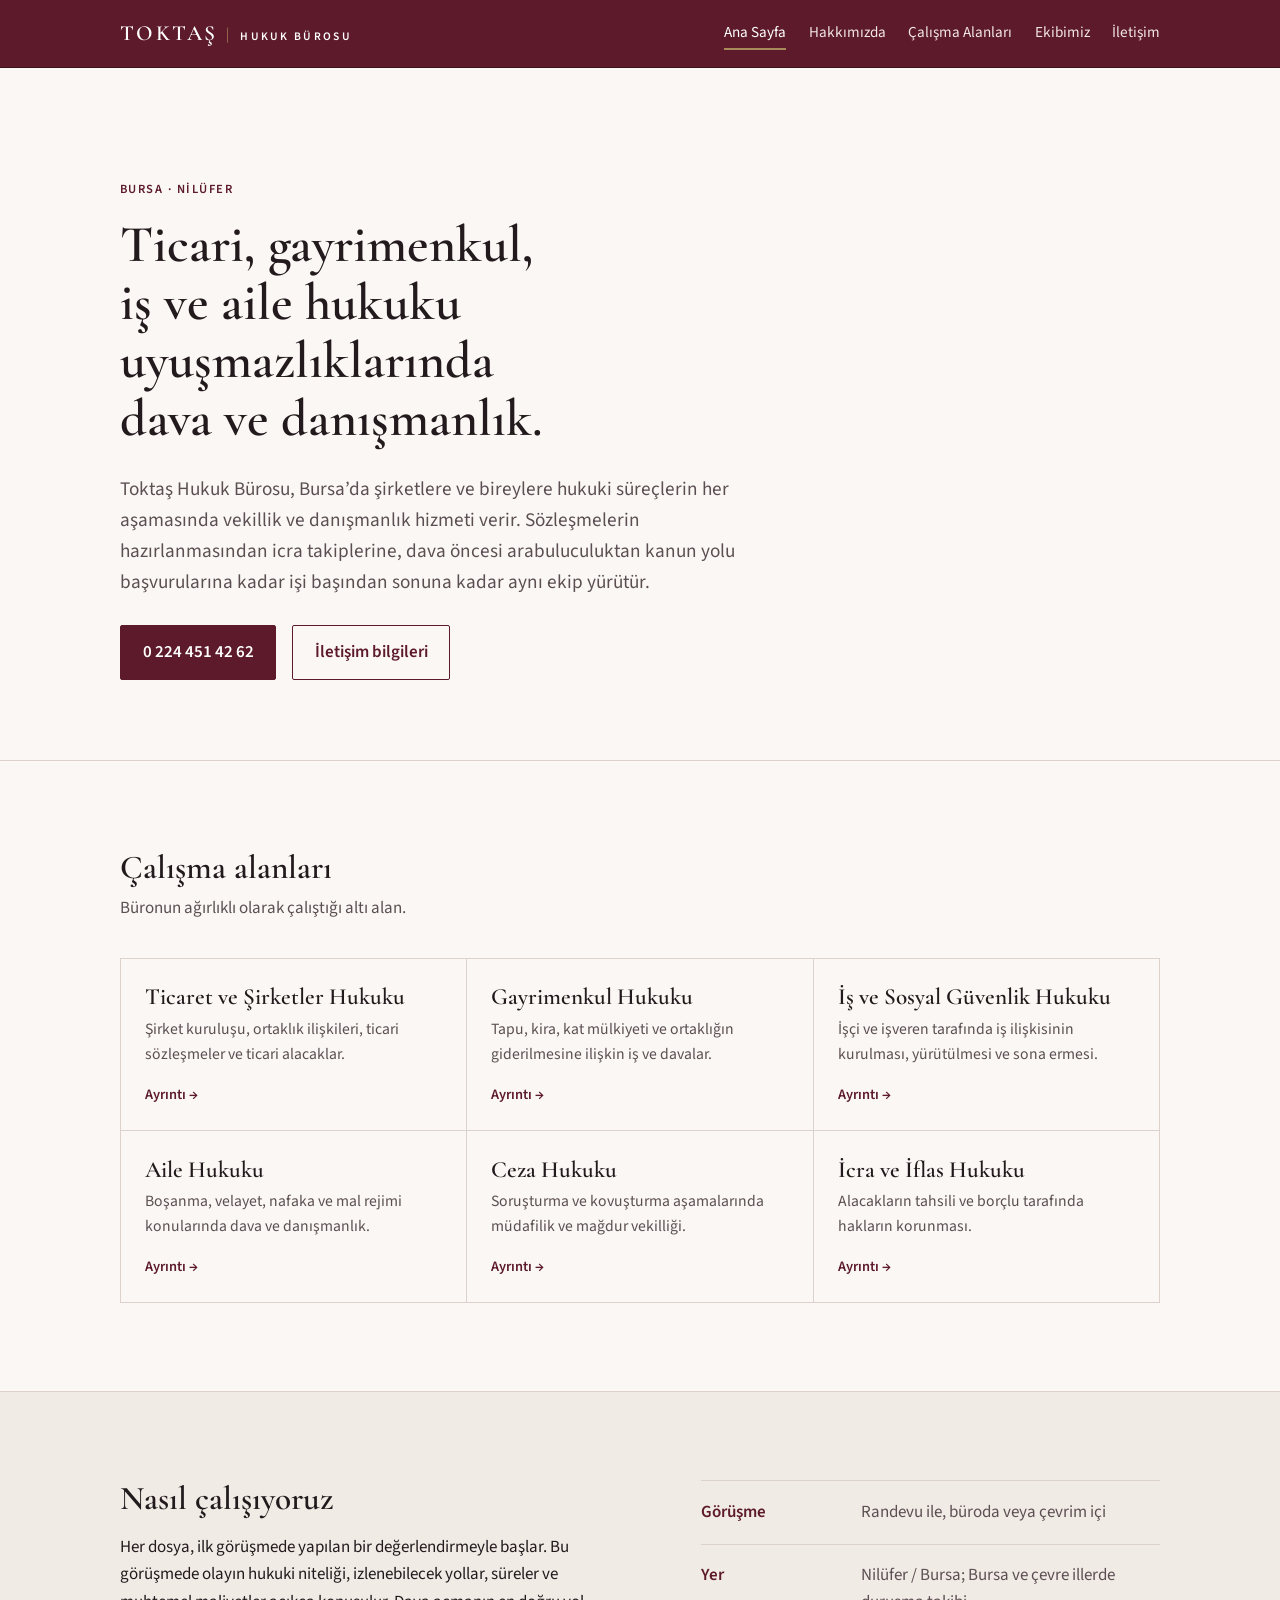
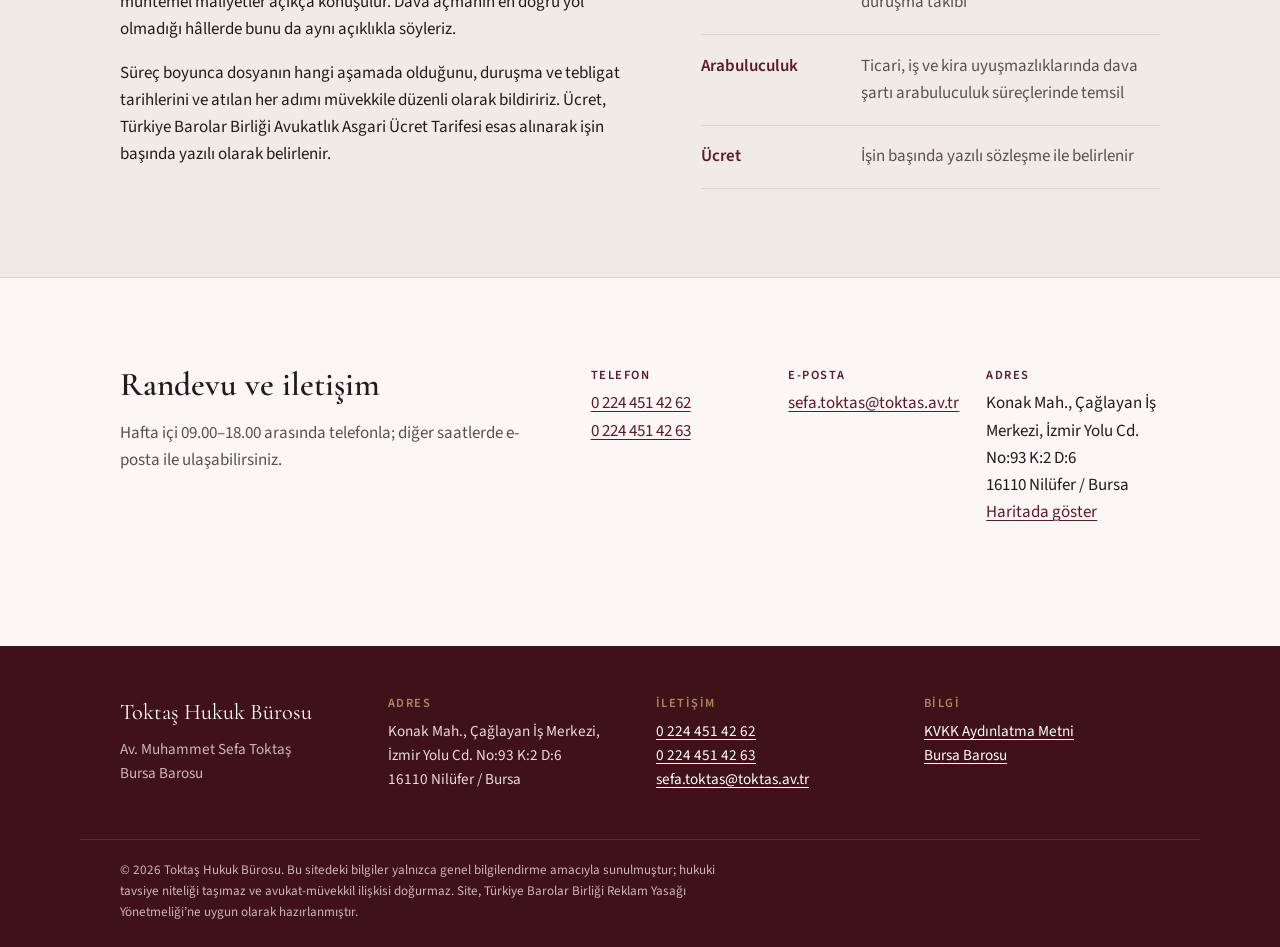
<file: index.html>
<!DOCTYPE html>
<html lang="tr">
<head>
<meta charset="utf-8">
<meta name="viewport" content="width=device-width, initial-scale=1">
<title>Toktaş Hukuk Bürosu | Bursa</title>
<meta name="description" content="Toktaş Hukuk Bürosu, Bursa Nilüfer’de ticaret, gayrimenkul, iş, aile, ceza ve icra-iflas hukuku alanlarında dava ve danışmanlık hizmeti verir.">
<link rel="canonical" href="https://toktas.av.tr/">
<meta property="og:locale" content="tr_TR">
<meta property="og:site_name" content="Toktaş Hukuk Bürosu">
<meta property="og:title" content="Toktaş Hukuk Bürosu | Bursa">
<meta property="og:description" content="Toktaş Hukuk Bürosu, Bursa Nilüfer’de ticaret, gayrimenkul, iş, aile, ceza ve icra-iflas hukuku alanlarında dava ve danışmanlık hizmeti verir.">
<meta property="og:url" content="https://toktas.av.tr/">
<meta property="og:type" content="website">
<meta name="theme-color" content="#5c1a2a">
<link rel="icon" href="favicon.svg" type="image/svg+xml">
<link rel="preconnect" href="https://fonts.googleapis.com">
<link rel="preconnect" href="https://fonts.gstatic.com" crossorigin>
<link rel="stylesheet" href="https://fonts.googleapis.com/css2?family=Cormorant+Garamond:ital,wght@0,500;0,600;1,500&family=Source+Sans+3:ital,wght@0,400;0,600;1,400&display=swap">
<link rel="stylesheet" href="style.css">

</head>
<body>
<a class="skip" href="#icerik">İçeriğe geç</a>
<header class="site-header">
  <div class="wrap bar">
    <a class="brand" href="index.html" aria-label="Toktaş Hukuk Bürosu ana sayfa">
      <span class="brand-name">TOKTAŞ</span><span class="brand-sep" aria-hidden="true">|</span><span class="brand-sub">HUKUK BÜROSU</span>
    </a>
    <nav class="nav" aria-label="Ana menü"><a href="index.html" aria-current="page">Ana Sayfa</a><a href="hakkimizda.html">Hakkımızda</a><a href="calisma-alanlari.html">Çalışma Alanları</a><a href="ekibimiz.html">Ekibimiz</a><a href="iletisim.html">İletişim</a></nav>
  </div>
</header>
<main id="icerik">

<section class="hero">
  <div class="wrap">
    <p class="eyebrow">Bursa · Nilüfer</p>
    <h1>Ticari, gayrimenkul, iş ve aile hukuku uyuşmazlıklarında dava ve danışmanlık.</h1>
    <p class="lede">Toktaş Hukuk Bürosu, Bursa’da şirketlere ve bireylere hukuki süreçlerin her aşamasında vekillik ve danışmanlık hizmeti verir. Sözleşmelerin hazırlanmasından icra takiplerine, dava öncesi arabuluculuktan kanun yolu başvurularına kadar işi başından sonuna kadar aynı ekip yürütür.</p>
    <div class="cta-row">
      <a class="btn btn-primary" href="tel:+902244514262">0 224 451 42 62</a>
      <a class="btn btn-ghost" href="iletisim.html">İletişim bilgileri</a>
    </div>
  </div>
</section>

<section class="section">
  <div class="wrap">
    <div class="section-head">
      <h2>Çalışma alanları</h2>
      <p class="muted">Büronun ağırlıklı olarak çalıştığı altı alan.</p>
    </div>
    <div class="area-grid">
      <a class="area" href="calisma-alanlari.html#ticaret-hukuku">
        <h3>Ticaret ve Şirketler Hukuku</h3>
        <p>Şirket kuruluşu, ortaklık ilişkileri, ticari sözleşmeler ve ticari alacaklar.</p>
        <span class="more">Ayrıntı <span aria-hidden="true">→</span></span>
      </a>
      <a class="area" href="calisma-alanlari.html#gayrimenkul-hukuku">
        <h3>Gayrimenkul Hukuku</h3>
        <p>Tapu, kira, kat mülkiyeti ve ortaklığın giderilmesine ilişkin iş ve davalar.</p>
        <span class="more">Ayrıntı <span aria-hidden="true">→</span></span>
      </a>
      <a class="area" href="calisma-alanlari.html#is-hukuku">
        <h3>İş ve Sosyal Güvenlik Hukuku</h3>
        <p>İşçi ve işveren tarafında iş ilişkisinin kurulması, yürütülmesi ve sona ermesi.</p>
        <span class="more">Ayrıntı <span aria-hidden="true">→</span></span>
      </a>
      <a class="area" href="calisma-alanlari.html#aile-hukuku">
        <h3>Aile Hukuku</h3>
        <p>Boşanma, velayet, nafaka ve mal rejimi konularında dava ve danışmanlık.</p>
        <span class="more">Ayrıntı <span aria-hidden="true">→</span></span>
      </a>
      <a class="area" href="calisma-alanlari.html#ceza-hukuku">
        <h3>Ceza Hukuku</h3>
        <p>Soruşturma ve kovuşturma aşamalarında müdafilik ve mağdur vekilliği.</p>
        <span class="more">Ayrıntı <span aria-hidden="true">→</span></span>
      </a>
      <a class="area" href="calisma-alanlari.html#icra-iflas-hukuku">
        <h3>İcra ve İflas Hukuku</h3>
        <p>Alacakların tahsili ve borçlu tarafında hakların korunması.</p>
        <span class="more">Ayrıntı <span aria-hidden="true">→</span></span>
      </a></div>
  </div>
</section>

<section class="section section-tint">
  <div class="wrap two-col">
    <div>
      <h2>Nasıl çalışıyoruz</h2>
      <p>Her dosya, ilk görüşmede yapılan bir değerlendirmeyle başlar. Bu görüşmede olayın hukuki niteliği, izlenebilecek yollar, süreler ve muhtemel maliyetler açıkça konuşulur. Dava açmanın en doğru yol olmadığı hâllerde bunu da aynı açıklıkla söyleriz.</p>
      <p>Süreç boyunca dosyanın hangi aşamada olduğunu, duruşma ve tebligat tarihlerini ve atılan her adımı müvekkile düzenli olarak bildiririz. Ücret, Türkiye Barolar Birliği Avukatlık Asgari Ücret Tarifesi esas alınarak işin başında yazılı olarak belirlenir.</p>
    </div>
    <dl class="facts">
      <div><dt>Görüşme</dt><dd>Randevu ile, büroda veya çevrim içi</dd></div>
      <div><dt>Yer</dt><dd>Nilüfer / Bursa; Bursa ve çevre illerde duruşma takibi</dd></div>
      <div><dt>Arabuluculuk</dt><dd>Ticari, iş ve kira uyuşmazlıklarında dava şartı arabuluculuk süreçlerinde temsil</dd></div>
      <div><dt>Ücret</dt><dd>İşin başında yazılı sözleşme ile belirlenir</dd></div>
    </dl>
  </div>
</section>

<section class="section">
  <div class="wrap contact-strip">
    <div>
      <h2>Randevu ve iletişim</h2>
      <p class="muted">Hafta içi 09.00–18.00 arasında telefonla; diğer saatlerde e-posta ile ulaşabilirsiniz.</p>
    </div>
    <div class="contact-cols">
      <p><span class="label">Telefon</span><a href="tel:+902244514262">0 224 451 42 62</a><a href="tel:+902244514263">0 224 451 42 63</a></p>
      <p><span class="label">E-posta</span><a href="mailto:sefa.toktas@toktas.av.tr">sefa.toktas@toktas.av.tr</a></p>
      <p><span class="label">Adres</span>Konak Mah., Çağlayan İş Merkezi, İzmir Yolu Cd. No:93 K:2 D:6<br>16110 Nilüfer / Bursa<br><a href="https://www.google.com/maps/search/?api=1&query=Çağlayan+İş+Merkezi+İzmir+Yolu+Cd.+No:93+Nilüfer+Bursa" target="_blank" rel="noopener">Haritada göster</a></p>
    </div>
  </div>
</section>
</main>
<footer class="site-footer">
  <div class="wrap foot-grid">
    <div>
      <p class="foot-brand">Toktaş Hukuk Bürosu</p>
      <p class="muted">Av. Muhammet Sefa Toktaş<br>Bursa Barosu</p>
    </div>
    <div>
      <p class="label">Adres</p>
      <p>Konak Mah., Çağlayan İş Merkezi, İzmir Yolu Cd. No:93 K:2 D:6<br>16110 Nilüfer / Bursa</p>
    </div>
    <div>
      <p class="label">İletişim</p>
      <p><a href="tel:+902244514262">0 224 451 42 62</a><br><a href="tel:+902244514263">0 224 451 42 63</a><br><a href="mailto:sefa.toktas@toktas.av.tr">sefa.toktas@toktas.av.tr</a></p>
    </div>
    <div>
      <p class="label">Bilgi</p>
      <p><a href="kvkk.html">KVKK Aydınlatma Metni</a><br><a href="https://www.bursabarosu.org.tr" rel="noopener" target="_blank">Bursa Barosu</a></p>
    </div>
  </div>
  <div class="wrap foot-note">
    <p>© 2026 Toktaş Hukuk Bürosu. Bu sitedeki bilgiler yalnızca genel bilgilendirme amacıyla sunulmuştur; hukuki tavsiye niteliği taşımaz ve avukat-müvekkil ilişkisi doğurmaz. Site, Türkiye Barolar Birliği Reklam Yasağı Yönetmeliği’ne uygun olarak hazırlanmıştır.</p>
  </div>
</footer>
</body>
</html>
</file>
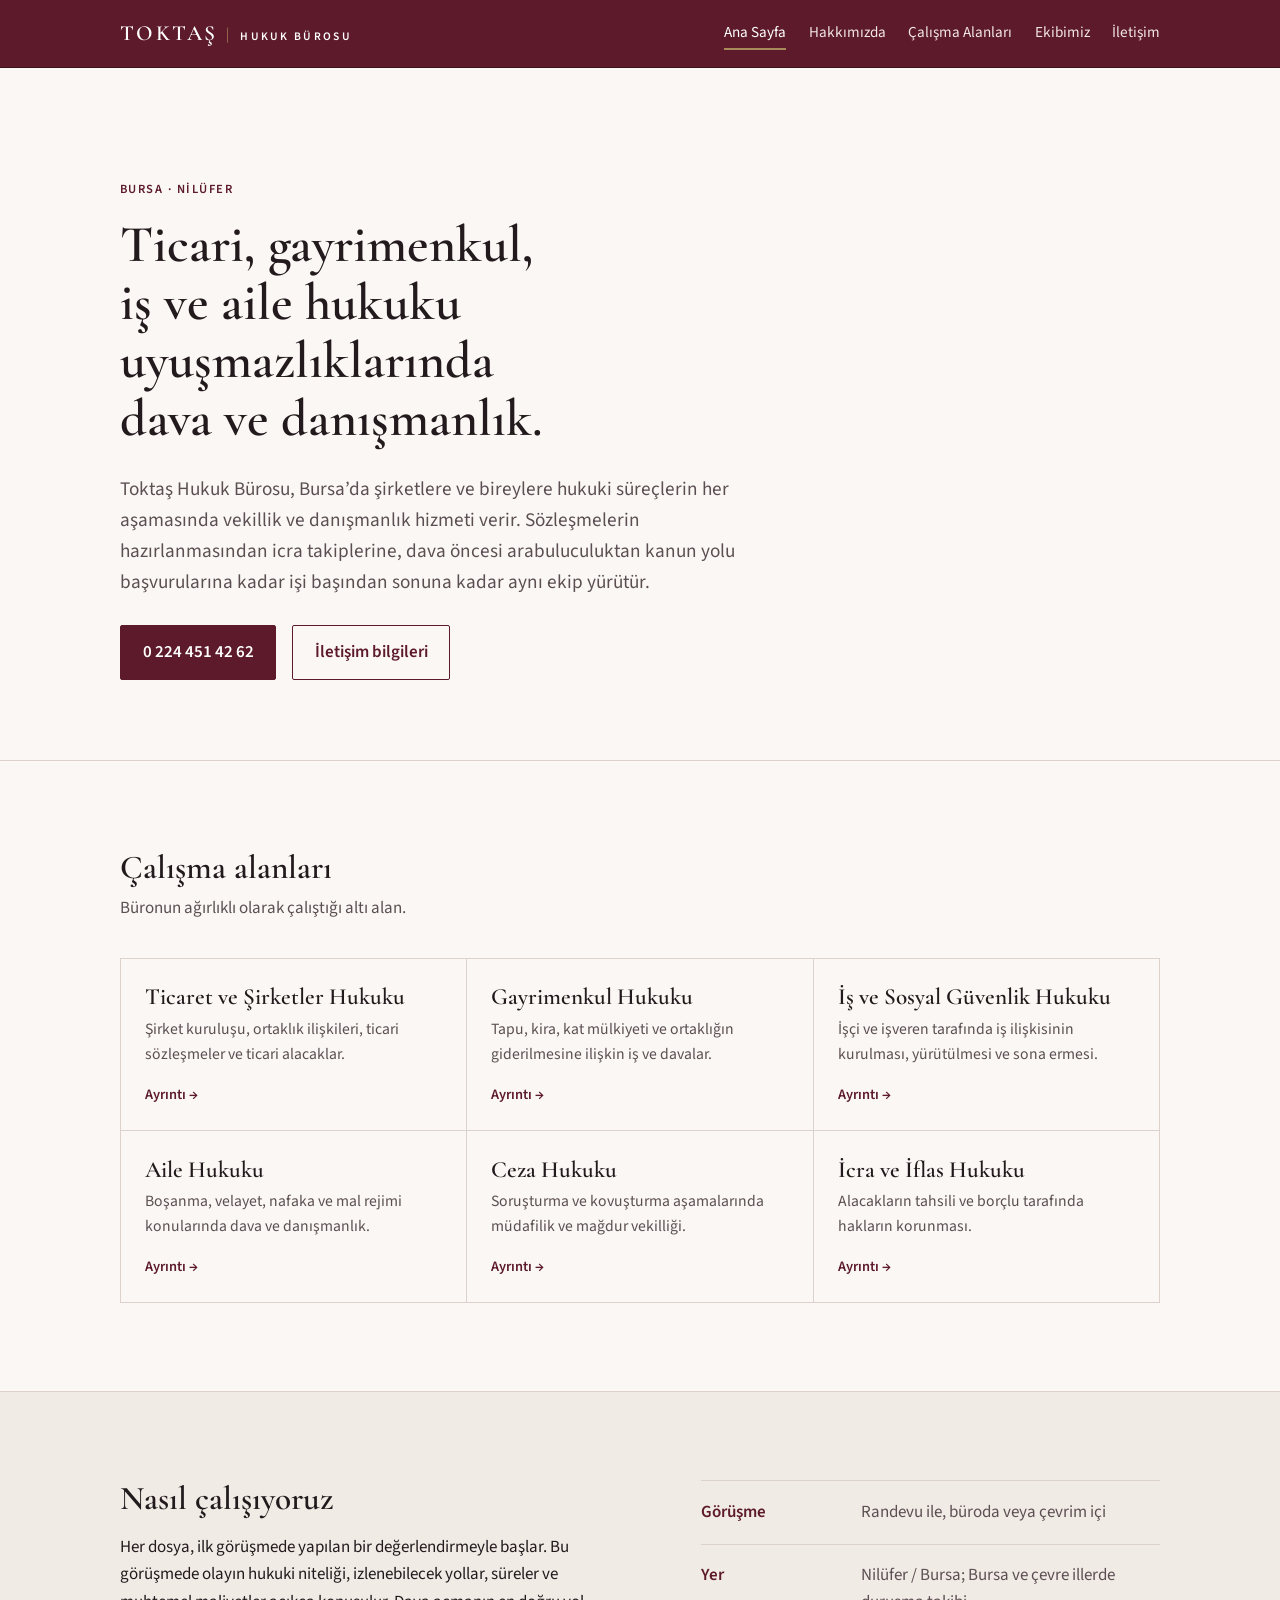
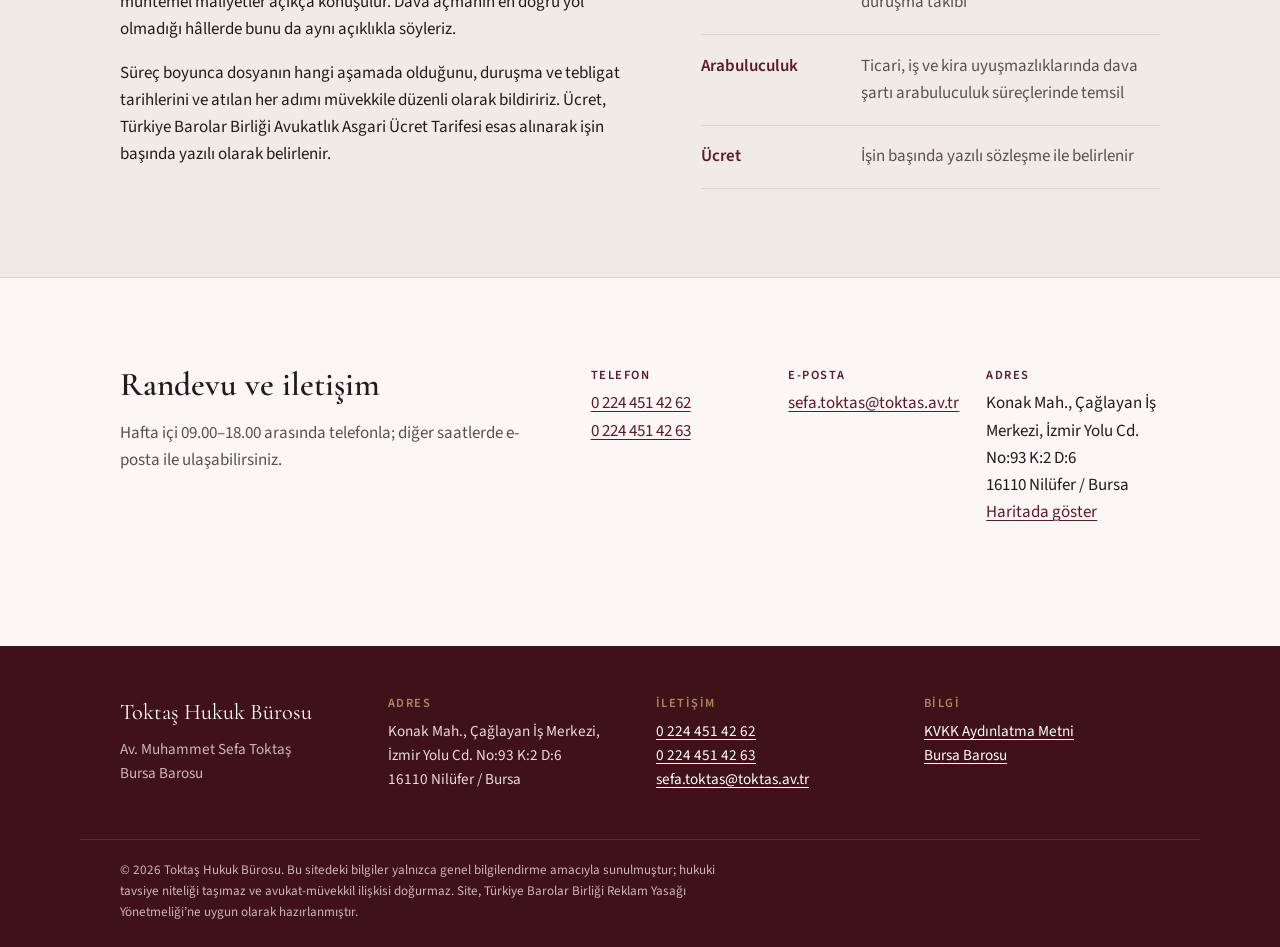
<file: blog/index.html>
<!doctype html><html lang="tr"><head><meta charset="utf-8"><meta http-equiv="refresh" content="0; url=/"><link rel="canonical" href="https://toktas.av.tr/"><title>Yönlendiriliyor</title></head><body><a href="/">Yeni adrese gidin</a></body></html>
</file>
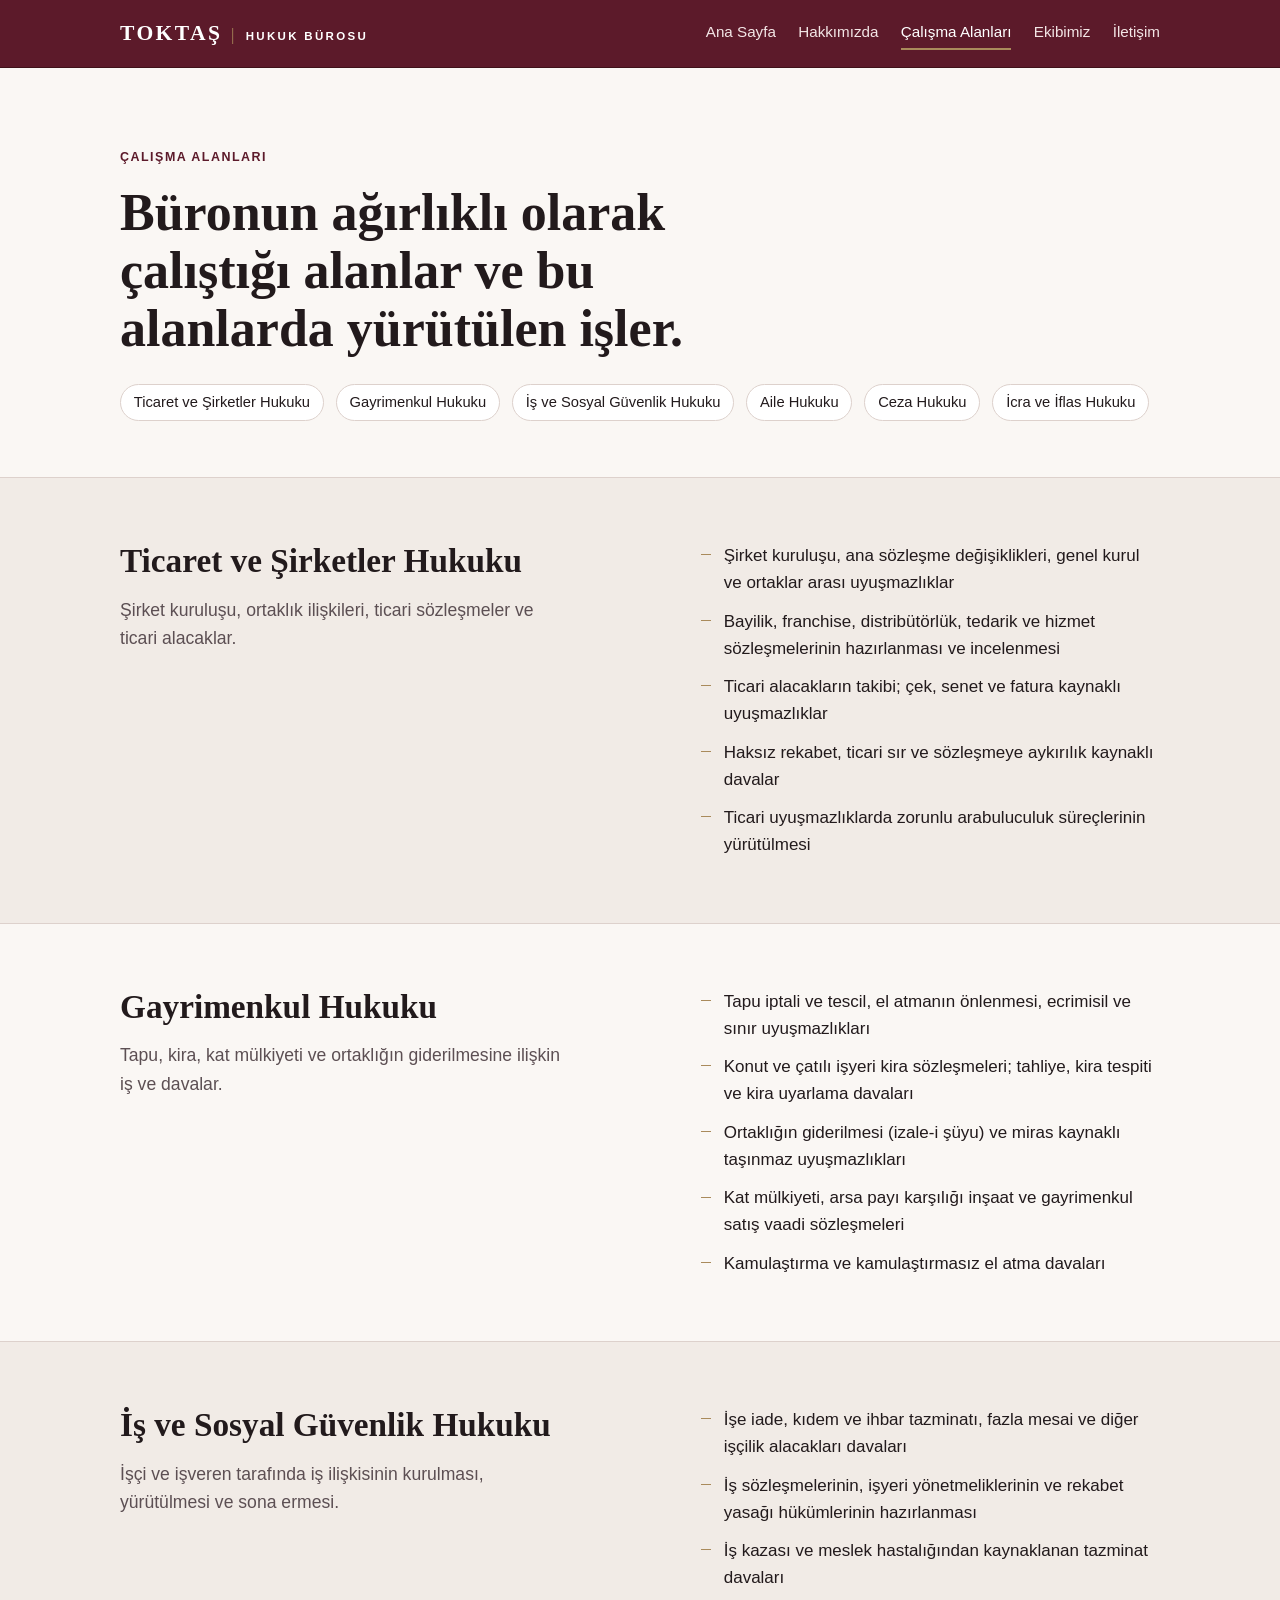
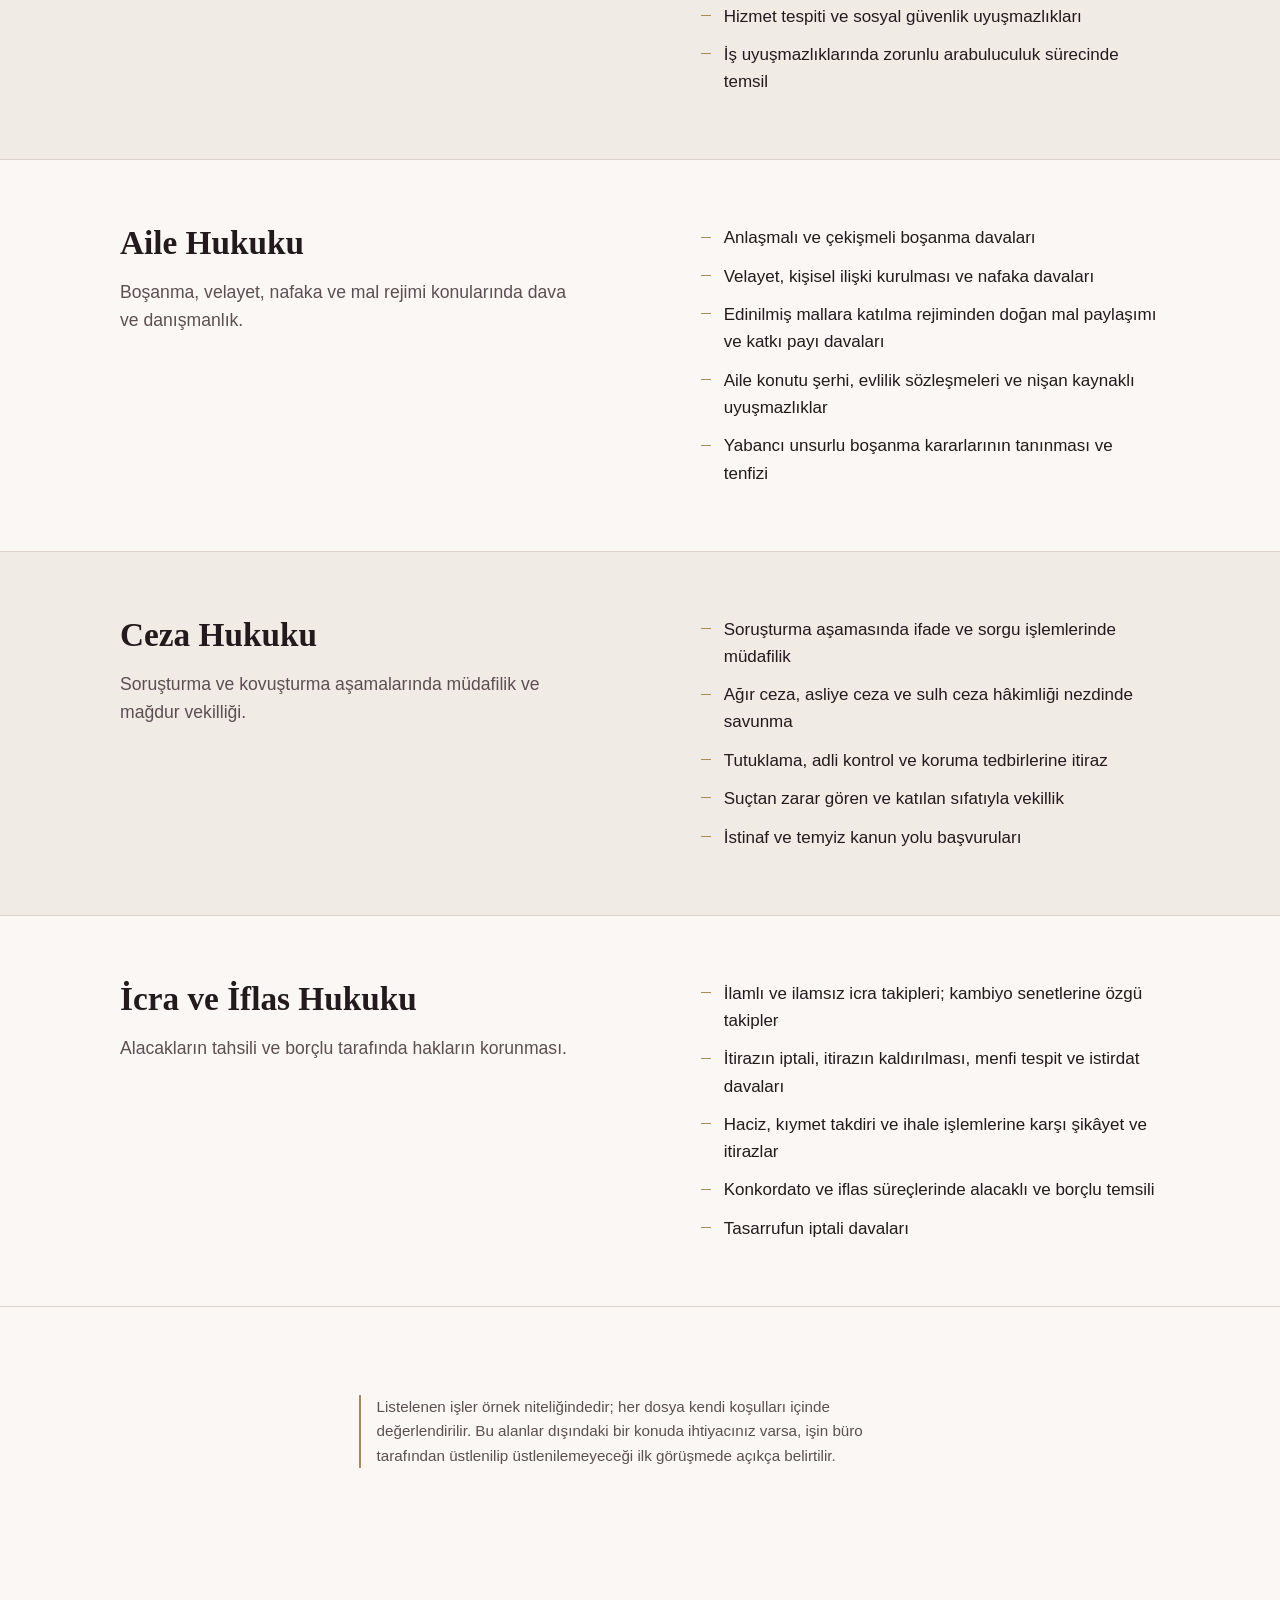
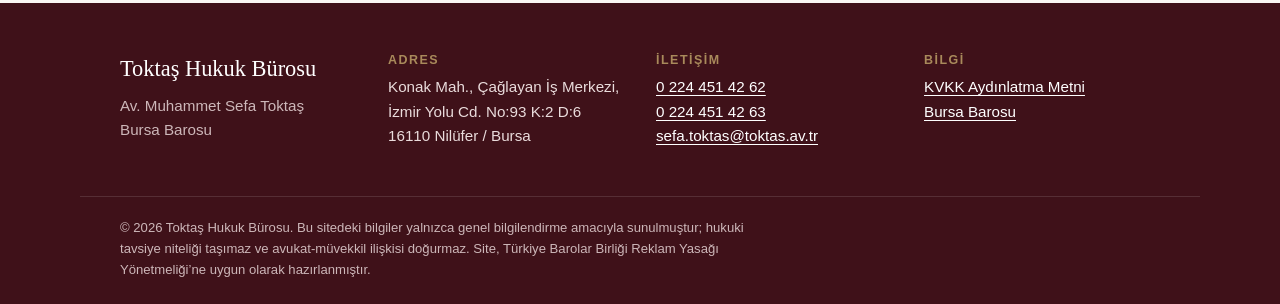
<file: calisma-alanlarimiz/index.html>
<!doctype html><html lang="tr"><head><meta charset="utf-8"><meta http-equiv="refresh" content="0; url=/calisma-alanlari.html"><link rel="canonical" href="https://toktas.av.tr/calisma-alanlari.html"><title>Yönlendiriliyor</title></head><body><a href="/calisma-alanlari.html">Yeni adrese gidin</a></body></html>
</file>
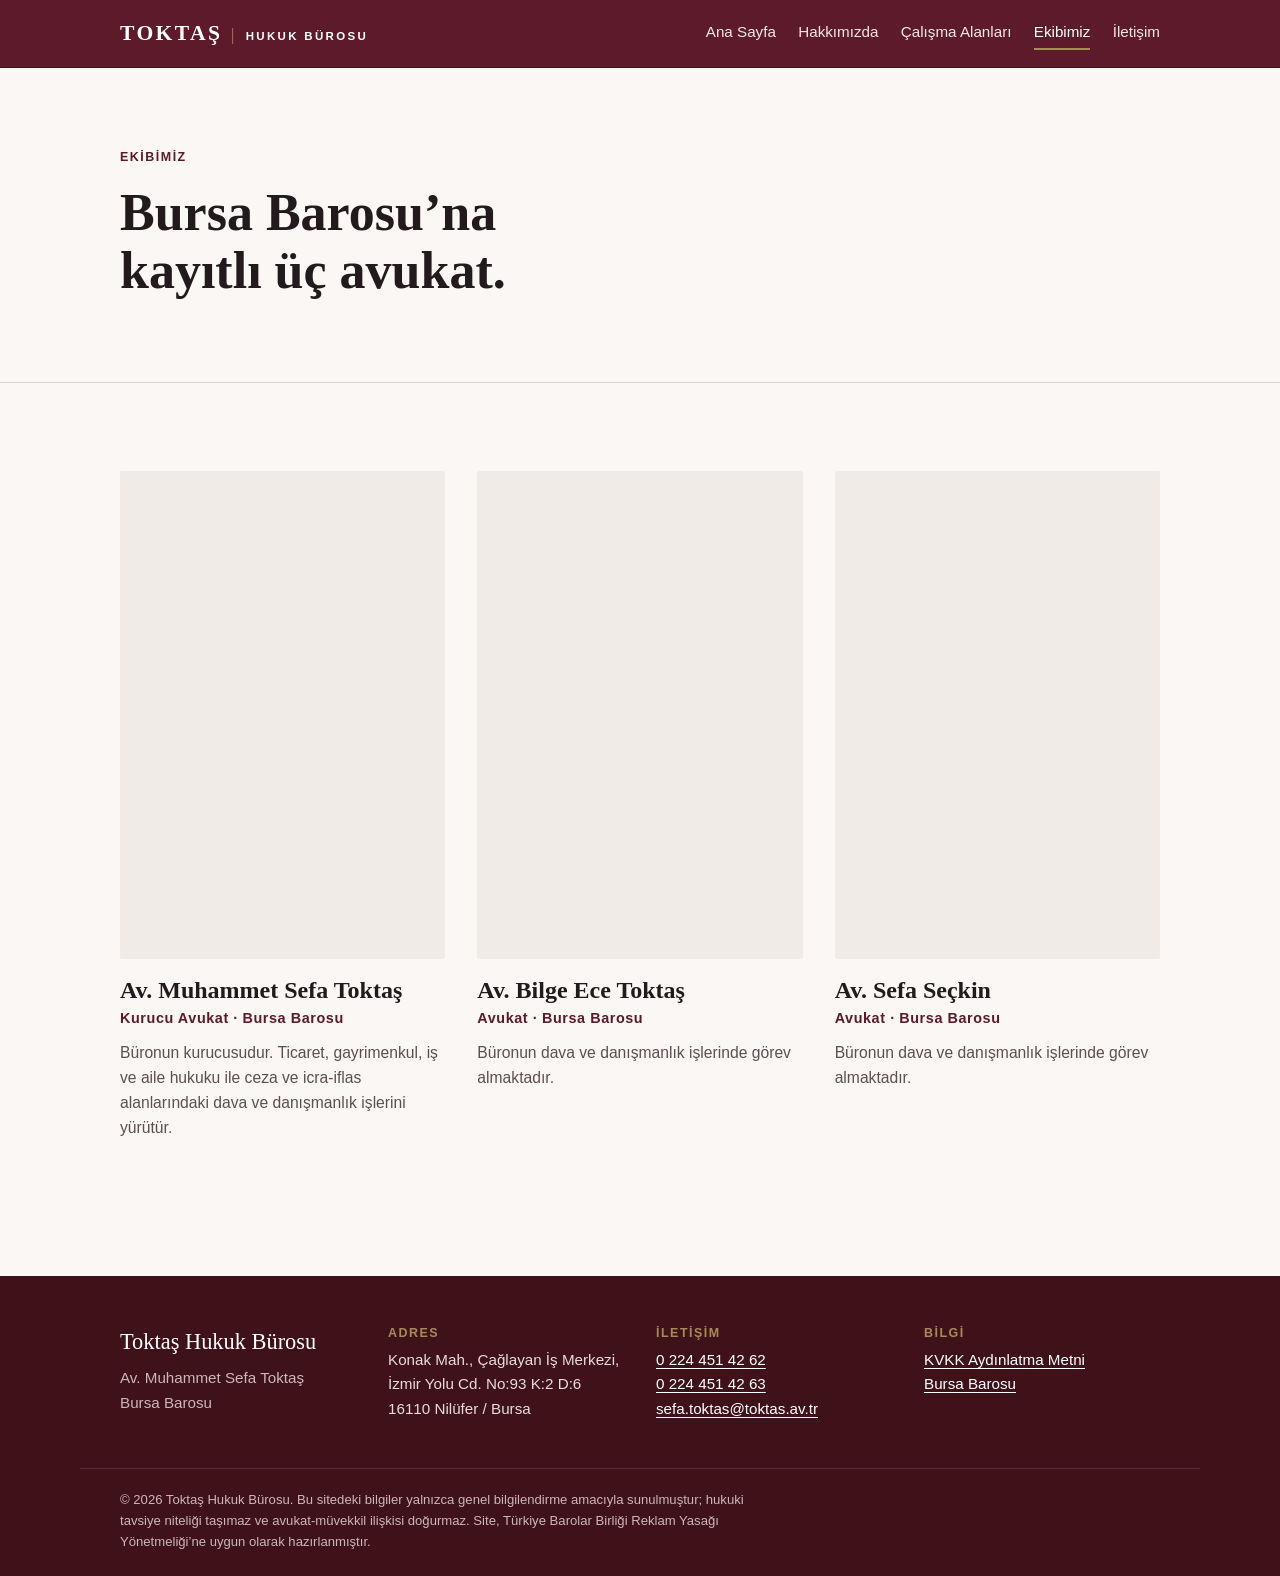
<file: ekibimiz/index.html>
<!doctype html><html lang="tr"><head><meta charset="utf-8"><meta http-equiv="refresh" content="0; url=/ekibimiz.html"><link rel="canonical" href="https://toktas.av.tr/ekibimiz.html"><title>Yönlendiriliyor</title></head><body><a href="/ekibimiz.html">Yeni adrese gidin</a></body></html>
</file>
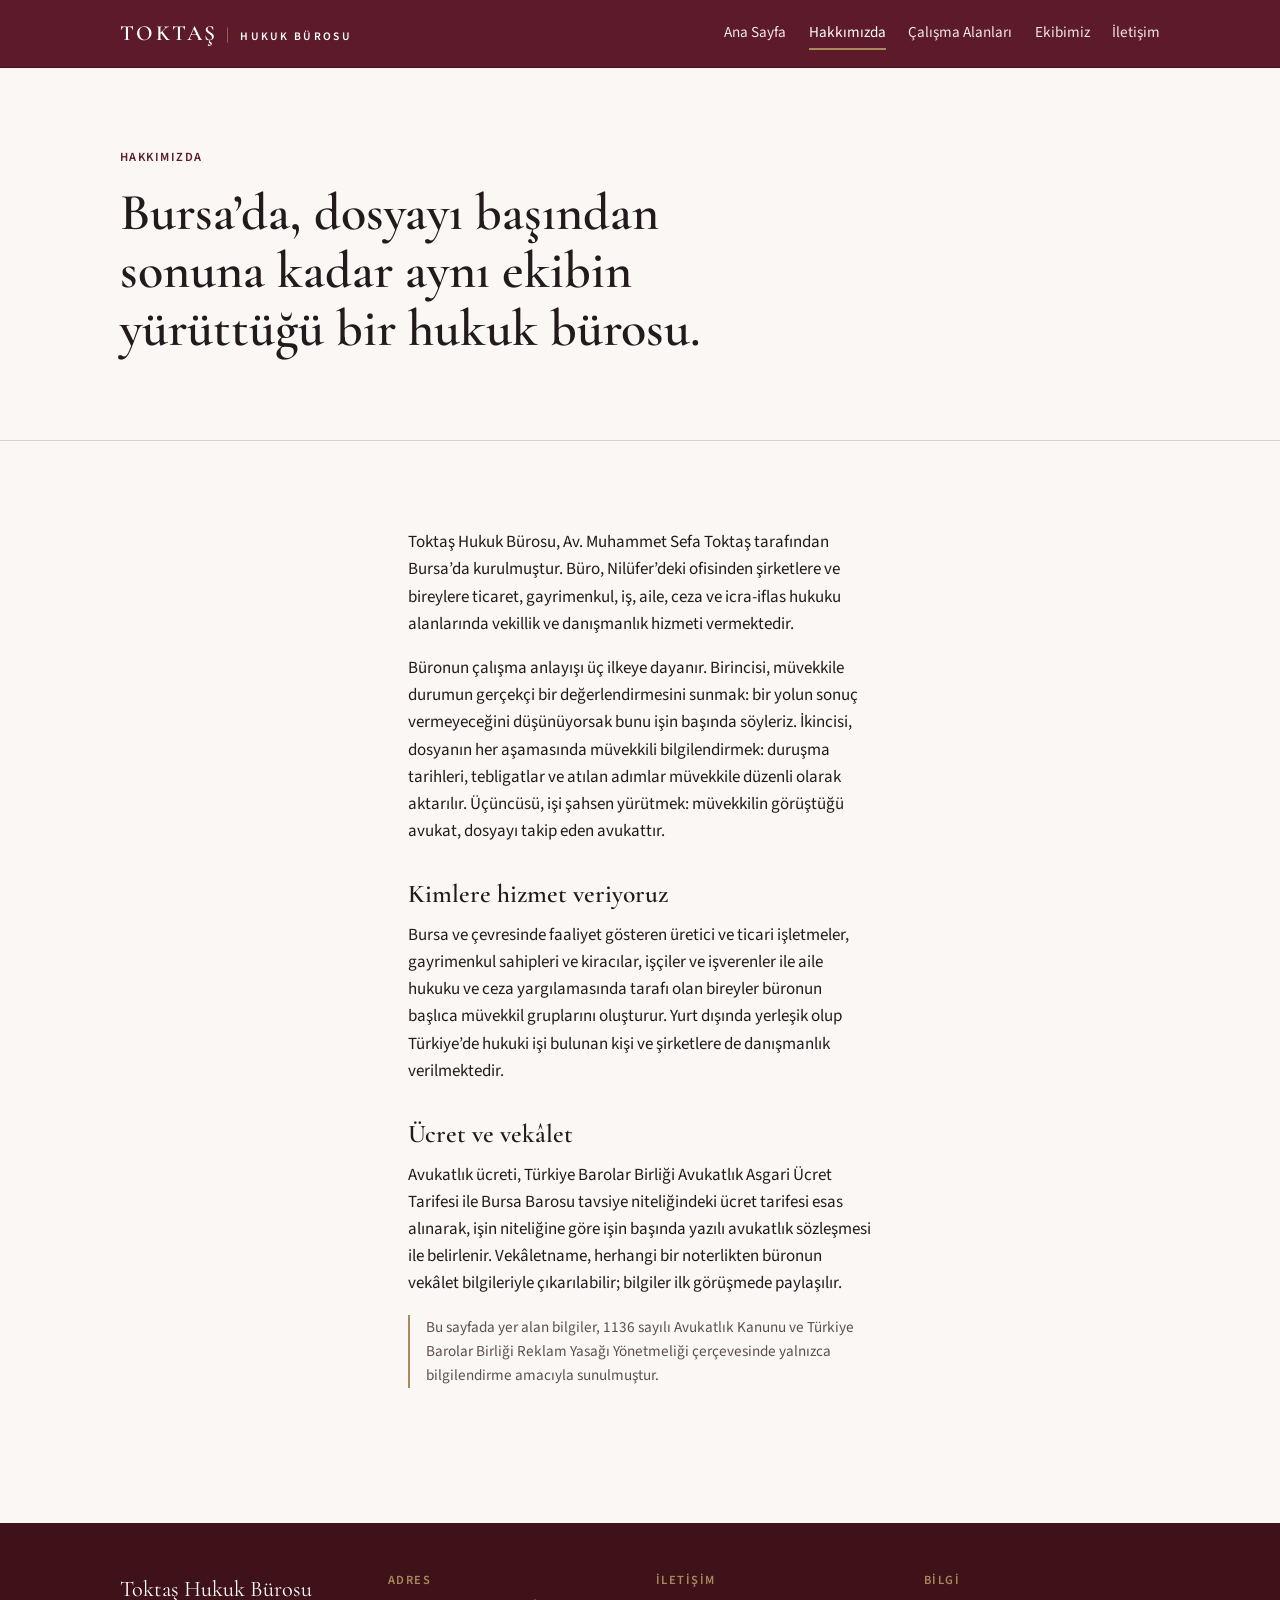
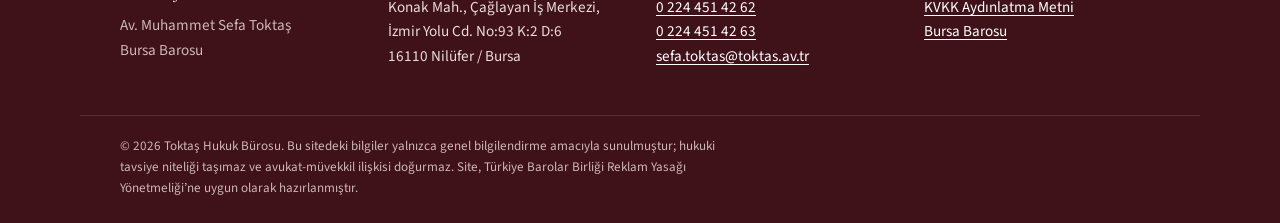
<file: hakkimizda/index.html>
<!doctype html><html lang="tr"><head><meta charset="utf-8"><meta http-equiv="refresh" content="0; url=/hakkimizda.html"><link rel="canonical" href="https://toktas.av.tr/hakkimizda.html"><title>Yönlendiriliyor</title></head><body><a href="/hakkimizda.html">Yeni adrese gidin</a></body></html>
</file>
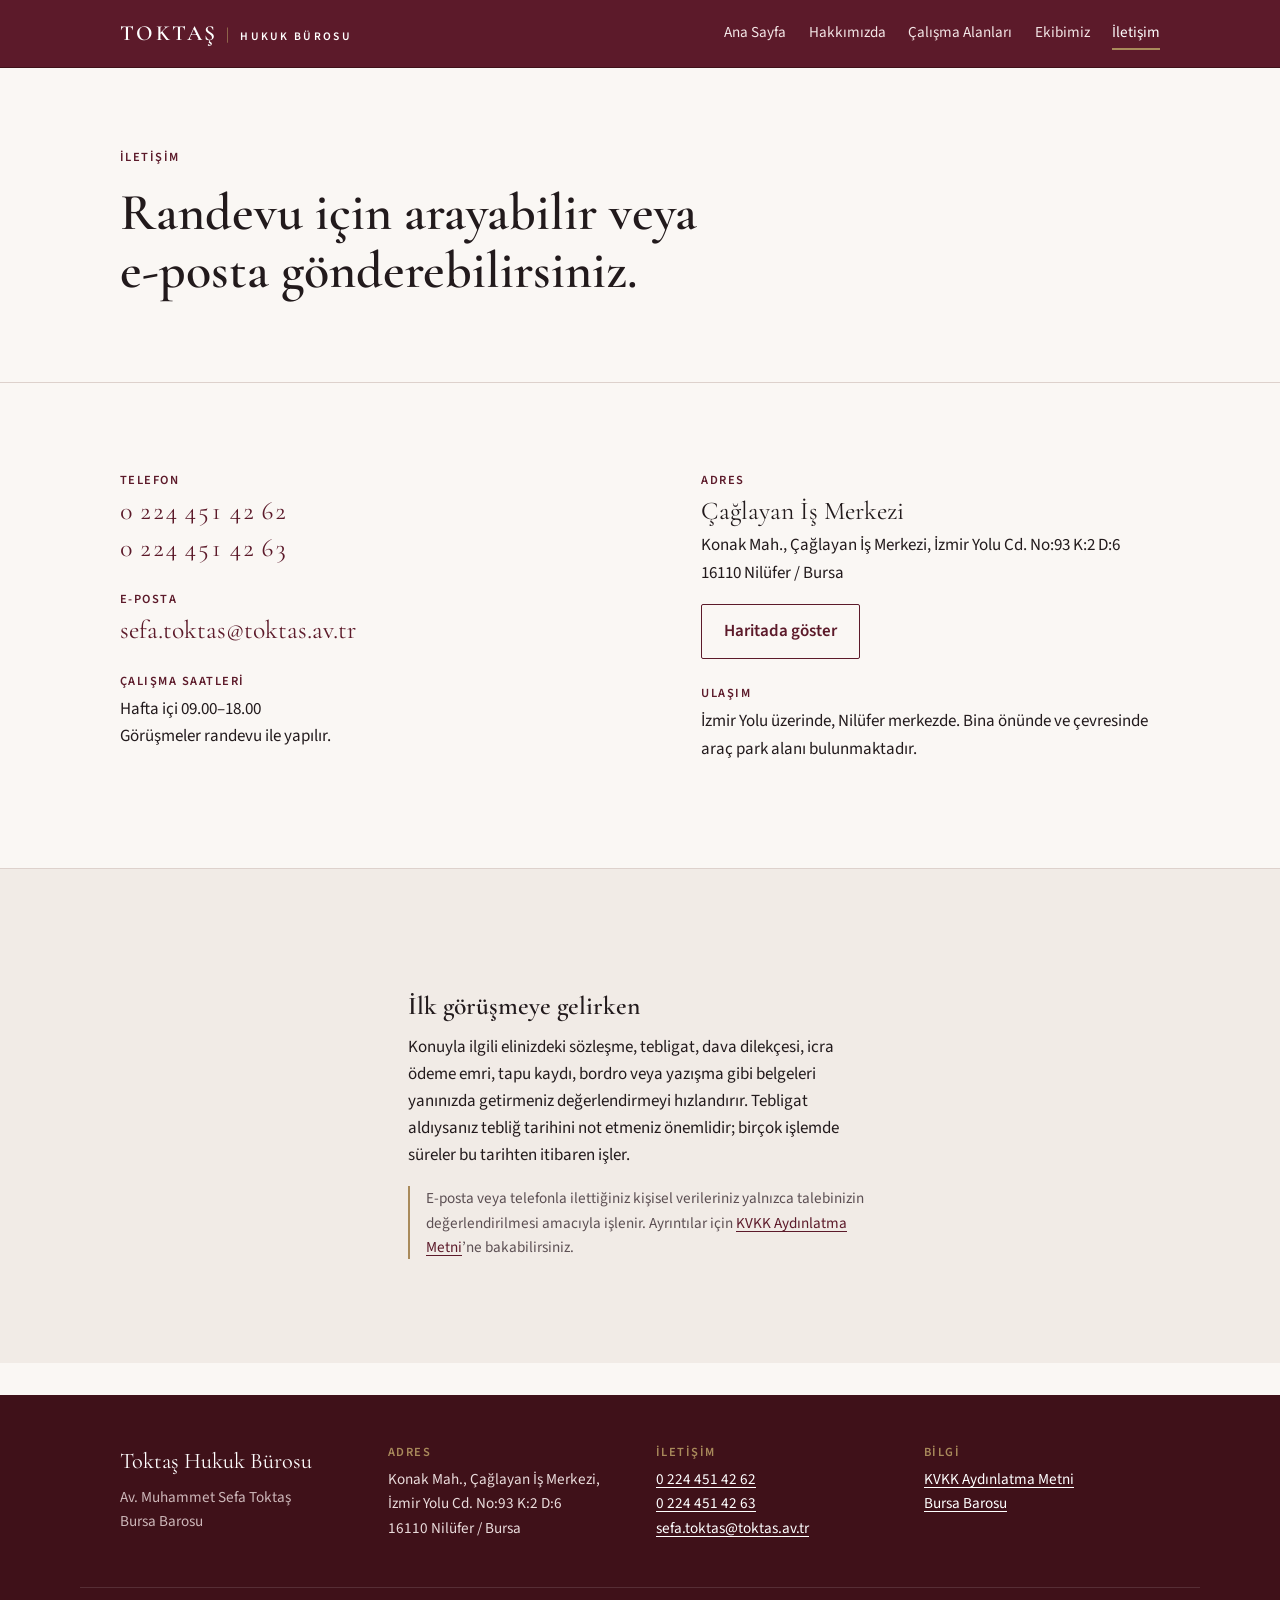
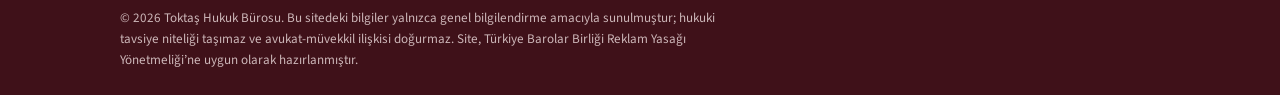
<file: iletisim/index.html>
<!doctype html><html lang="tr"><head><meta charset="utf-8"><meta http-equiv="refresh" content="0; url=/iletisim.html"><link rel="canonical" href="https://toktas.av.tr/iletisim.html"><title>Yönlendiriliyor</title></head><body><a href="/iletisim.html">Yeni adrese gidin</a></body></html>
</file>
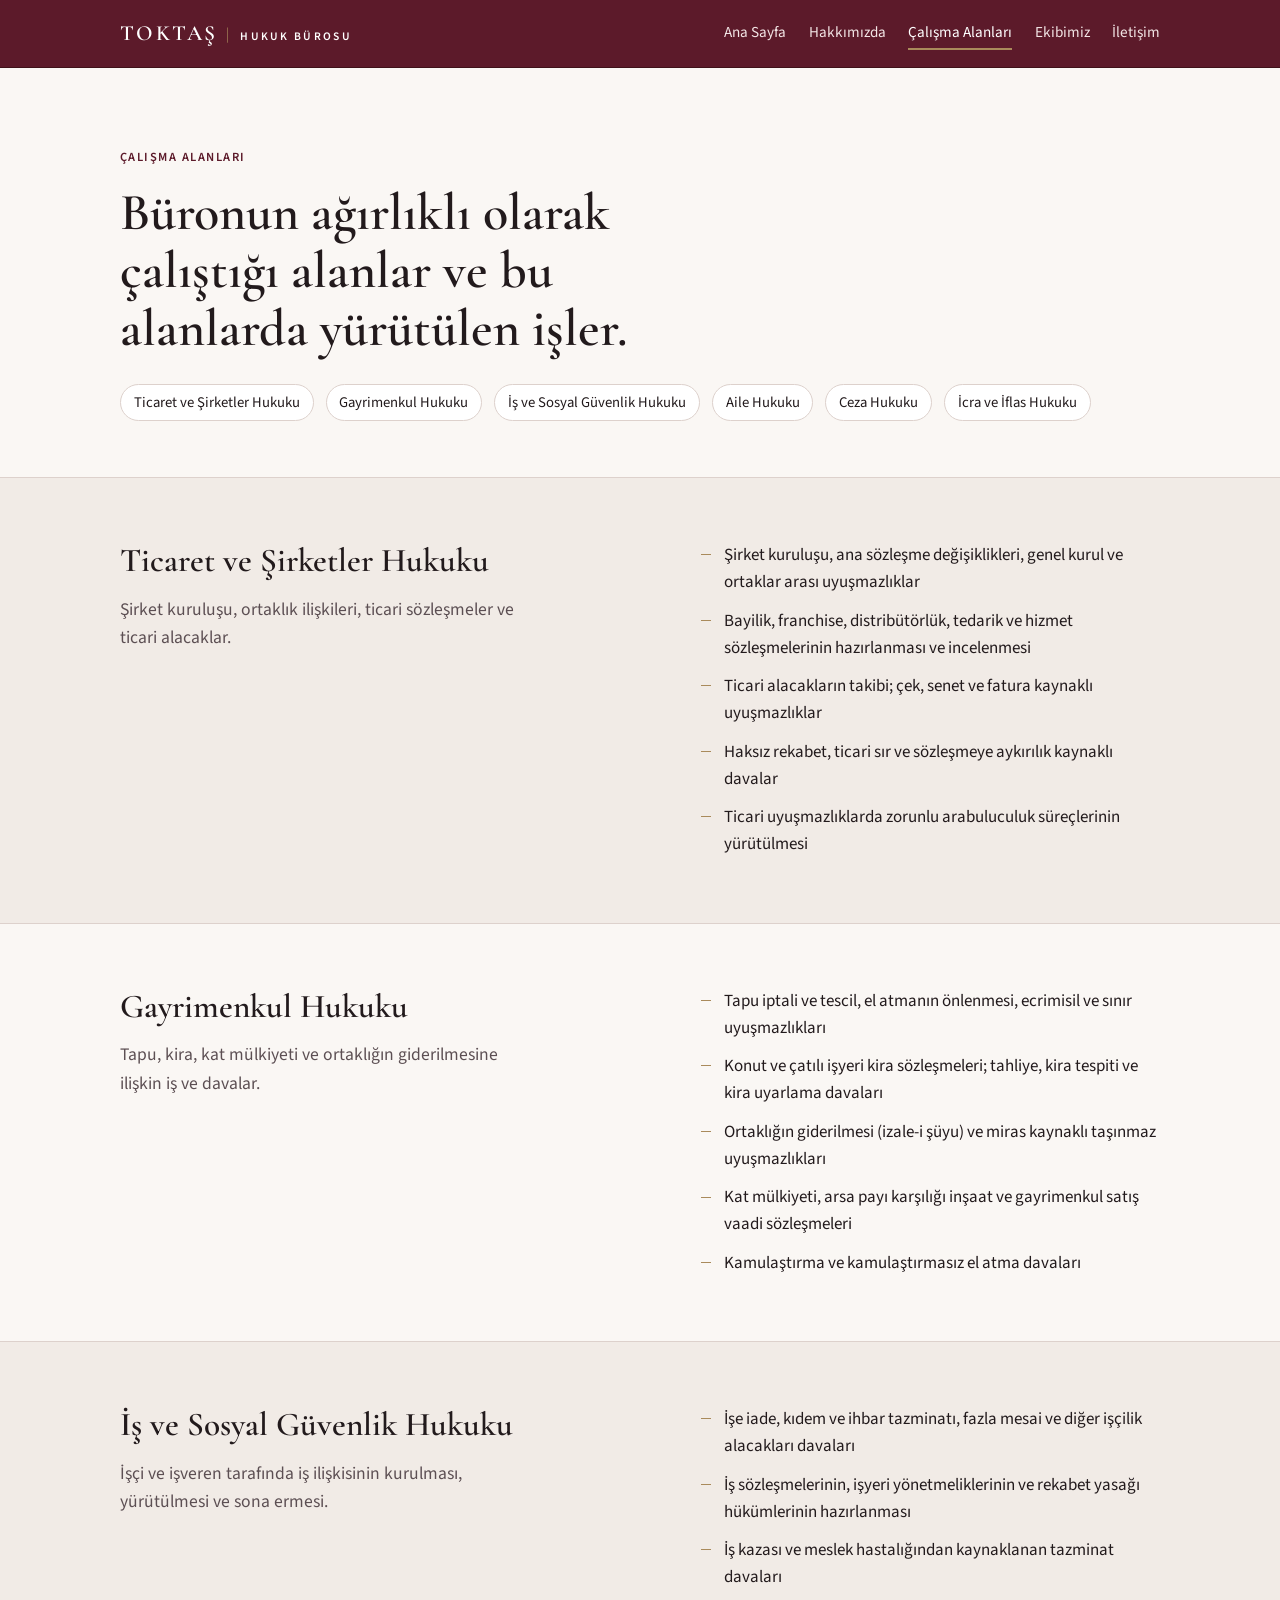
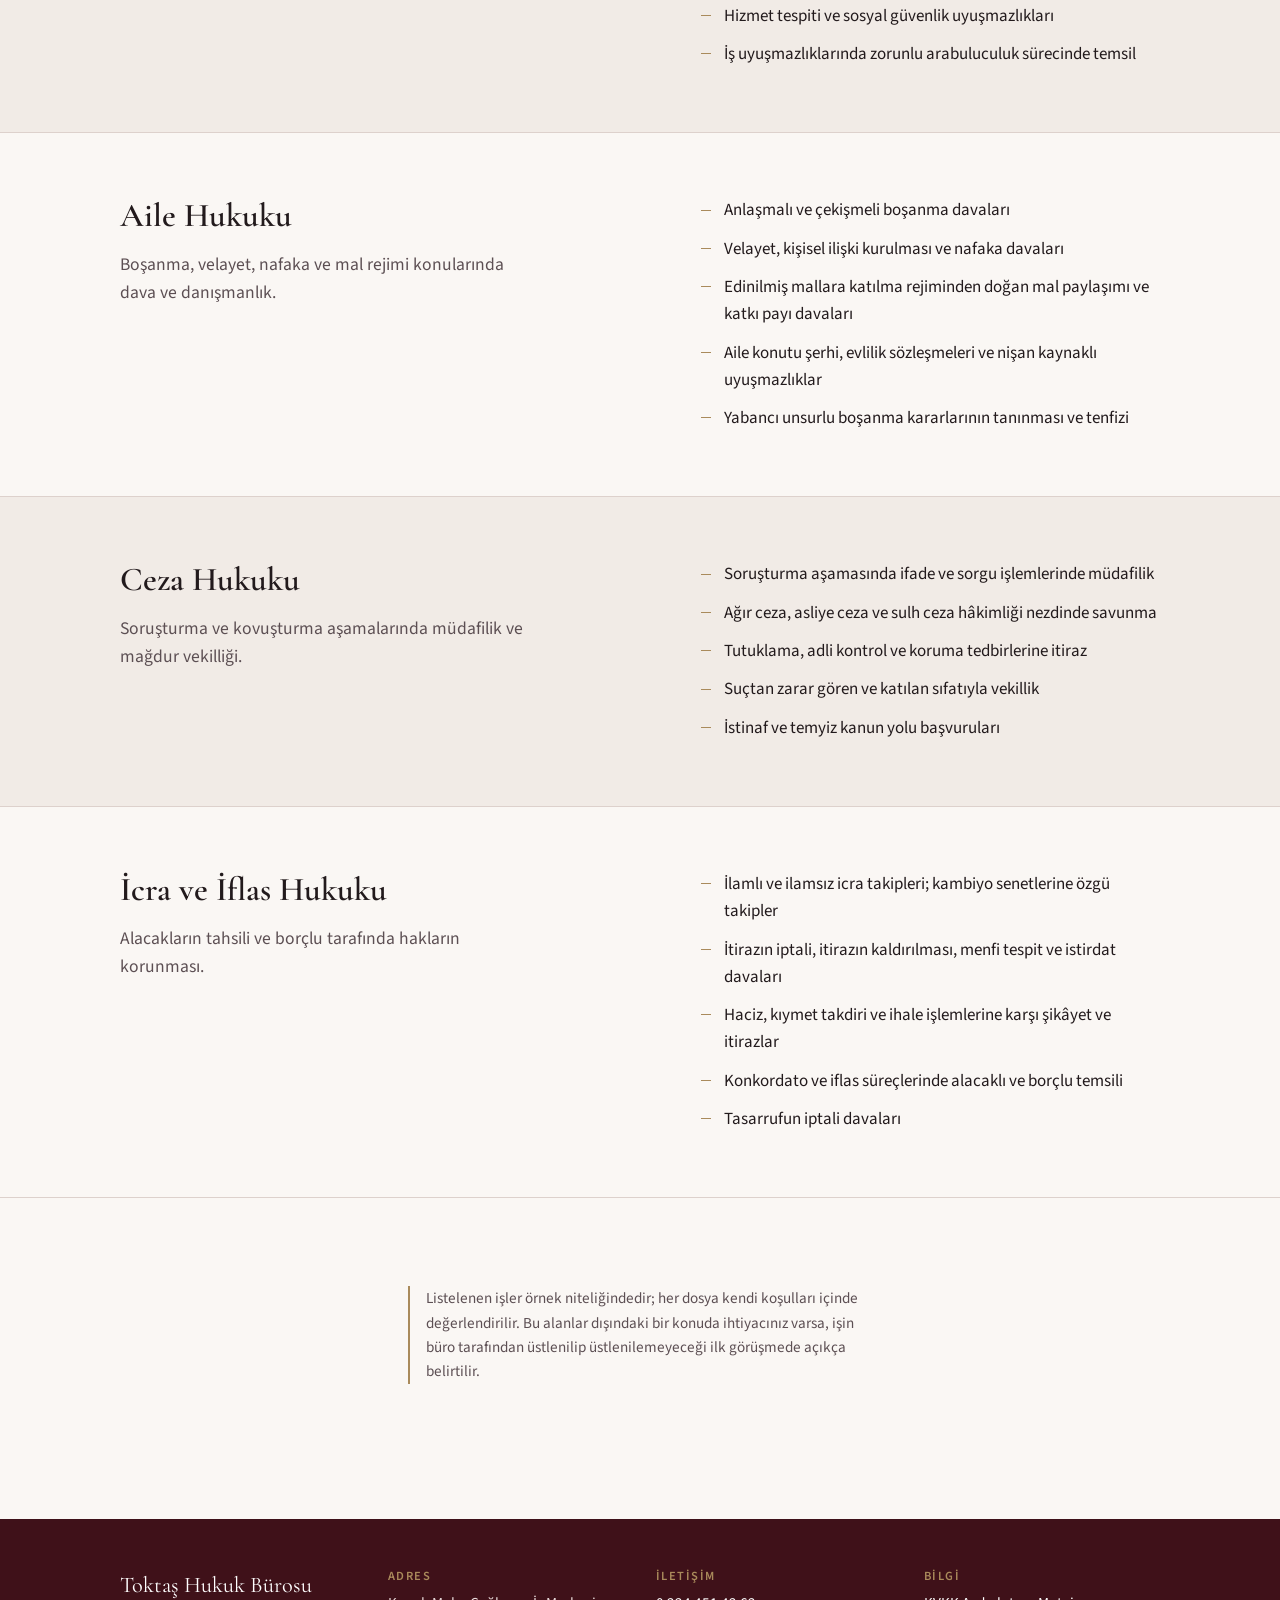
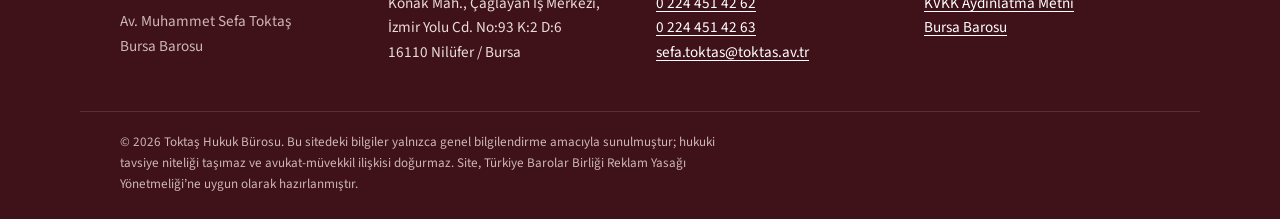
<file: calisma-alanlari.html>
<!DOCTYPE html>
<html lang="tr">
<head>
<meta charset="utf-8">
<meta name="viewport" content="width=device-width, initial-scale=1">
<title>Çalışma Alanları | Toktaş Hukuk Bürosu</title>
<meta name="description" content="Ticaret ve şirketler, gayrimenkul, iş ve sosyal güvenlik, aile, ceza ile icra ve iflas hukuku alanlarında yürütülen işler.">
<link rel="canonical" href="https://toktas.av.tr/calisma-alanlari.html">
<meta property="og:locale" content="tr_TR">
<meta property="og:site_name" content="Toktaş Hukuk Bürosu">
<meta property="og:title" content="Çalışma Alanları | Toktaş Hukuk Bürosu">
<meta property="og:description" content="Ticaret ve şirketler, gayrimenkul, iş ve sosyal güvenlik, aile, ceza ile icra ve iflas hukuku alanlarında yürütülen işler.">
<meta property="og:url" content="https://toktas.av.tr/calisma-alanlari.html">
<meta property="og:type" content="website">
<meta name="theme-color" content="#5c1a2a">
<link rel="icon" href="favicon.svg" type="image/svg+xml">
<link rel="preconnect" href="https://fonts.googleapis.com">
<link rel="preconnect" href="https://fonts.gstatic.com" crossorigin>
<link rel="stylesheet" href="https://fonts.googleapis.com/css2?family=Cormorant+Garamond:ital,wght@0,500;0,600;1,500&family=Source+Sans+3:ital,wght@0,400;0,600;1,400&display=swap">
<link rel="stylesheet" href="style.css">

</head>
<body>
<a class="skip" href="#icerik">İçeriğe geç</a>
<header class="site-header">
  <div class="wrap bar">
    <a class="brand" href="index.html" aria-label="Toktaş Hukuk Bürosu ana sayfa">
      <span class="brand-name">TOKTAŞ</span><span class="brand-sep" aria-hidden="true">|</span><span class="brand-sub">HUKUK BÜROSU</span>
    </a>
    <nav class="nav" aria-label="Ana menü"><a href="index.html">Ana Sayfa</a><a href="hakkimizda.html">Hakkımızda</a><a href="calisma-alanlari.html" aria-current="page">Çalışma Alanları</a><a href="ekibimiz.html">Ekibimiz</a><a href="iletisim.html">İletişim</a></nav>
  </div>
</header>
<main id="icerik">

<section class="page-head">
  <div class="wrap">
    <p class="eyebrow">Çalışma alanları</p>
    <h1>Büronun ağırlıklı olarak çalıştığı alanlar ve bu alanlarda yürütülen işler.</h1>
    <nav class="toc" aria-label="Alanlar"><a href="#ticaret-hukuku">Ticaret ve Şirketler Hukuku</a><a href="#gayrimenkul-hukuku">Gayrimenkul Hukuku</a><a href="#is-hukuku">İş ve Sosyal Güvenlik Hukuku</a><a href="#aile-hukuku">Aile Hukuku</a><a href="#ceza-hukuku">Ceza Hukuku</a><a href="#icra-iflas-hukuku">İcra ve İflas Hukuku</a></nav>
  </div>
</section>

  <section class="area-detail" id="ticaret-hukuku">
    <div class="wrap two-col">
      <div>
        <h2>Ticaret ve Şirketler Hukuku</h2>
        <p class="lede-sm">Şirket kuruluşu, ortaklık ilişkileri, ticari sözleşmeler ve ticari alacaklar.</p>
      </div>
      <ul class="checklist"><li>Şirket kuruluşu, ana sözleşme değişiklikleri, genel kurul ve ortaklar arası uyuşmazlıklar</li><li>Bayilik, franchise, distribütörlük, tedarik ve hizmet sözleşmelerinin hazırlanması ve incelenmesi</li><li>Ticari alacakların takibi; çek, senet ve fatura kaynaklı uyuşmazlıklar</li><li>Haksız rekabet, ticari sır ve sözleşmeye aykırılık kaynaklı davalar</li><li>Ticari uyuşmazlıklarda zorunlu arabuluculuk süreçlerinin yürütülmesi</li></ul>
    </div>
  </section>
  <section class="area-detail" id="gayrimenkul-hukuku">
    <div class="wrap two-col">
      <div>
        <h2>Gayrimenkul Hukuku</h2>
        <p class="lede-sm">Tapu, kira, kat mülkiyeti ve ortaklığın giderilmesine ilişkin iş ve davalar.</p>
      </div>
      <ul class="checklist"><li>Tapu iptali ve tescil, el atmanın önlenmesi, ecrimisil ve sınır uyuşmazlıkları</li><li>Konut ve çatılı işyeri kira sözleşmeleri; tahliye, kira tespiti ve kira uyarlama davaları</li><li>Ortaklığın giderilmesi (izale-i şüyu) ve miras kaynaklı taşınmaz uyuşmazlıkları</li><li>Kat mülkiyeti, arsa payı karşılığı inşaat ve gayrimenkul satış vaadi sözleşmeleri</li><li>Kamulaştırma ve kamulaştırmasız el atma davaları</li></ul>
    </div>
  </section>
  <section class="area-detail" id="is-hukuku">
    <div class="wrap two-col">
      <div>
        <h2>İş ve Sosyal Güvenlik Hukuku</h2>
        <p class="lede-sm">İşçi ve işveren tarafında iş ilişkisinin kurulması, yürütülmesi ve sona ermesi.</p>
      </div>
      <ul class="checklist"><li>İşe iade, kıdem ve ihbar tazminatı, fazla mesai ve diğer işçilik alacakları davaları</li><li>İş sözleşmelerinin, işyeri yönetmeliklerinin ve rekabet yasağı hükümlerinin hazırlanması</li><li>İş kazası ve meslek hastalığından kaynaklanan tazminat davaları</li><li>Hizmet tespiti ve sosyal güvenlik uyuşmazlıkları</li><li>İş uyuşmazlıklarında zorunlu arabuluculuk sürecinde temsil</li></ul>
    </div>
  </section>
  <section class="area-detail" id="aile-hukuku">
    <div class="wrap two-col">
      <div>
        <h2>Aile Hukuku</h2>
        <p class="lede-sm">Boşanma, velayet, nafaka ve mal rejimi konularında dava ve danışmanlık.</p>
      </div>
      <ul class="checklist"><li>Anlaşmalı ve çekişmeli boşanma davaları</li><li>Velayet, kişisel ilişki kurulması ve nafaka davaları</li><li>Edinilmiş mallara katılma rejiminden doğan mal paylaşımı ve katkı payı davaları</li><li>Aile konutu şerhi, evlilik sözleşmeleri ve nişan kaynaklı uyuşmazlıklar</li><li>Yabancı unsurlu boşanma kararlarının tanınması ve tenfizi</li></ul>
    </div>
  </section>
  <section class="area-detail" id="ceza-hukuku">
    <div class="wrap two-col">
      <div>
        <h2>Ceza Hukuku</h2>
        <p class="lede-sm">Soruşturma ve kovuşturma aşamalarında müdafilik ve mağdur vekilliği.</p>
      </div>
      <ul class="checklist"><li>Soruşturma aşamasında ifade ve sorgu işlemlerinde müdafilik</li><li>Ağır ceza, asliye ceza ve sulh ceza hâkimliği nezdinde savunma</li><li>Tutuklama, adli kontrol ve koruma tedbirlerine itiraz</li><li>Suçtan zarar gören ve katılan sıfatıyla vekillik</li><li>İstinaf ve temyiz kanun yolu başvuruları</li></ul>
    </div>
  </section>
  <section class="area-detail" id="icra-iflas-hukuku">
    <div class="wrap two-col">
      <div>
        <h2>İcra ve İflas Hukuku</h2>
        <p class="lede-sm">Alacakların tahsili ve borçlu tarafında hakların korunması.</p>
      </div>
      <ul class="checklist"><li>İlamlı ve ilamsız icra takipleri; kambiyo senetlerine özgü takipler</li><li>İtirazın iptali, itirazın kaldırılması, menfi tespit ve istirdat davaları</li><li>Haciz, kıymet takdiri ve ihale işlemlerine karşı şikâyet ve itirazlar</li><li>Konkordato ve iflas süreçlerinde alacaklı ve borçlu temsili</li><li>Tasarrufun iptali davaları</li></ul>
    </div>
  </section>
<section class="section">
  <div class="wrap prose">
    <p class="note">Listelenen işler örnek niteliğindedir; her dosya kendi koşulları içinde değerlendirilir. Bu alanlar dışındaki bir konuda ihtiyacınız varsa, işin büro tarafından üstlenilip üstlenilemeyeceği ilk görüşmede açıkça belirtilir.</p>
  </div>
</section>
</main>
<footer class="site-footer">
  <div class="wrap foot-grid">
    <div>
      <p class="foot-brand">Toktaş Hukuk Bürosu</p>
      <p class="muted">Av. Muhammet Sefa Toktaş<br>Bursa Barosu</p>
    </div>
    <div>
      <p class="label">Adres</p>
      <p>Konak Mah., Çağlayan İş Merkezi, İzmir Yolu Cd. No:93 K:2 D:6<br>16110 Nilüfer / Bursa</p>
    </div>
    <div>
      <p class="label">İletişim</p>
      <p><a href="tel:+902244514262">0 224 451 42 62</a><br><a href="tel:+902244514263">0 224 451 42 63</a><br><a href="mailto:sefa.toktas@toktas.av.tr">sefa.toktas@toktas.av.tr</a></p>
    </div>
    <div>
      <p class="label">Bilgi</p>
      <p><a href="kvkk.html">KVKK Aydınlatma Metni</a><br><a href="https://www.bursabarosu.org.tr" rel="noopener" target="_blank">Bursa Barosu</a></p>
    </div>
  </div>
  <div class="wrap foot-note">
    <p>© 2026 Toktaş Hukuk Bürosu. Bu sitedeki bilgiler yalnızca genel bilgilendirme amacıyla sunulmuştur; hukuki tavsiye niteliği taşımaz ve avukat-müvekkil ilişkisi doğurmaz. Site, Türkiye Barolar Birliği Reklam Yasağı Yönetmeliği’ne uygun olarak hazırlanmıştır.</p>
  </div>
</footer>
</body>
</html>
</file>
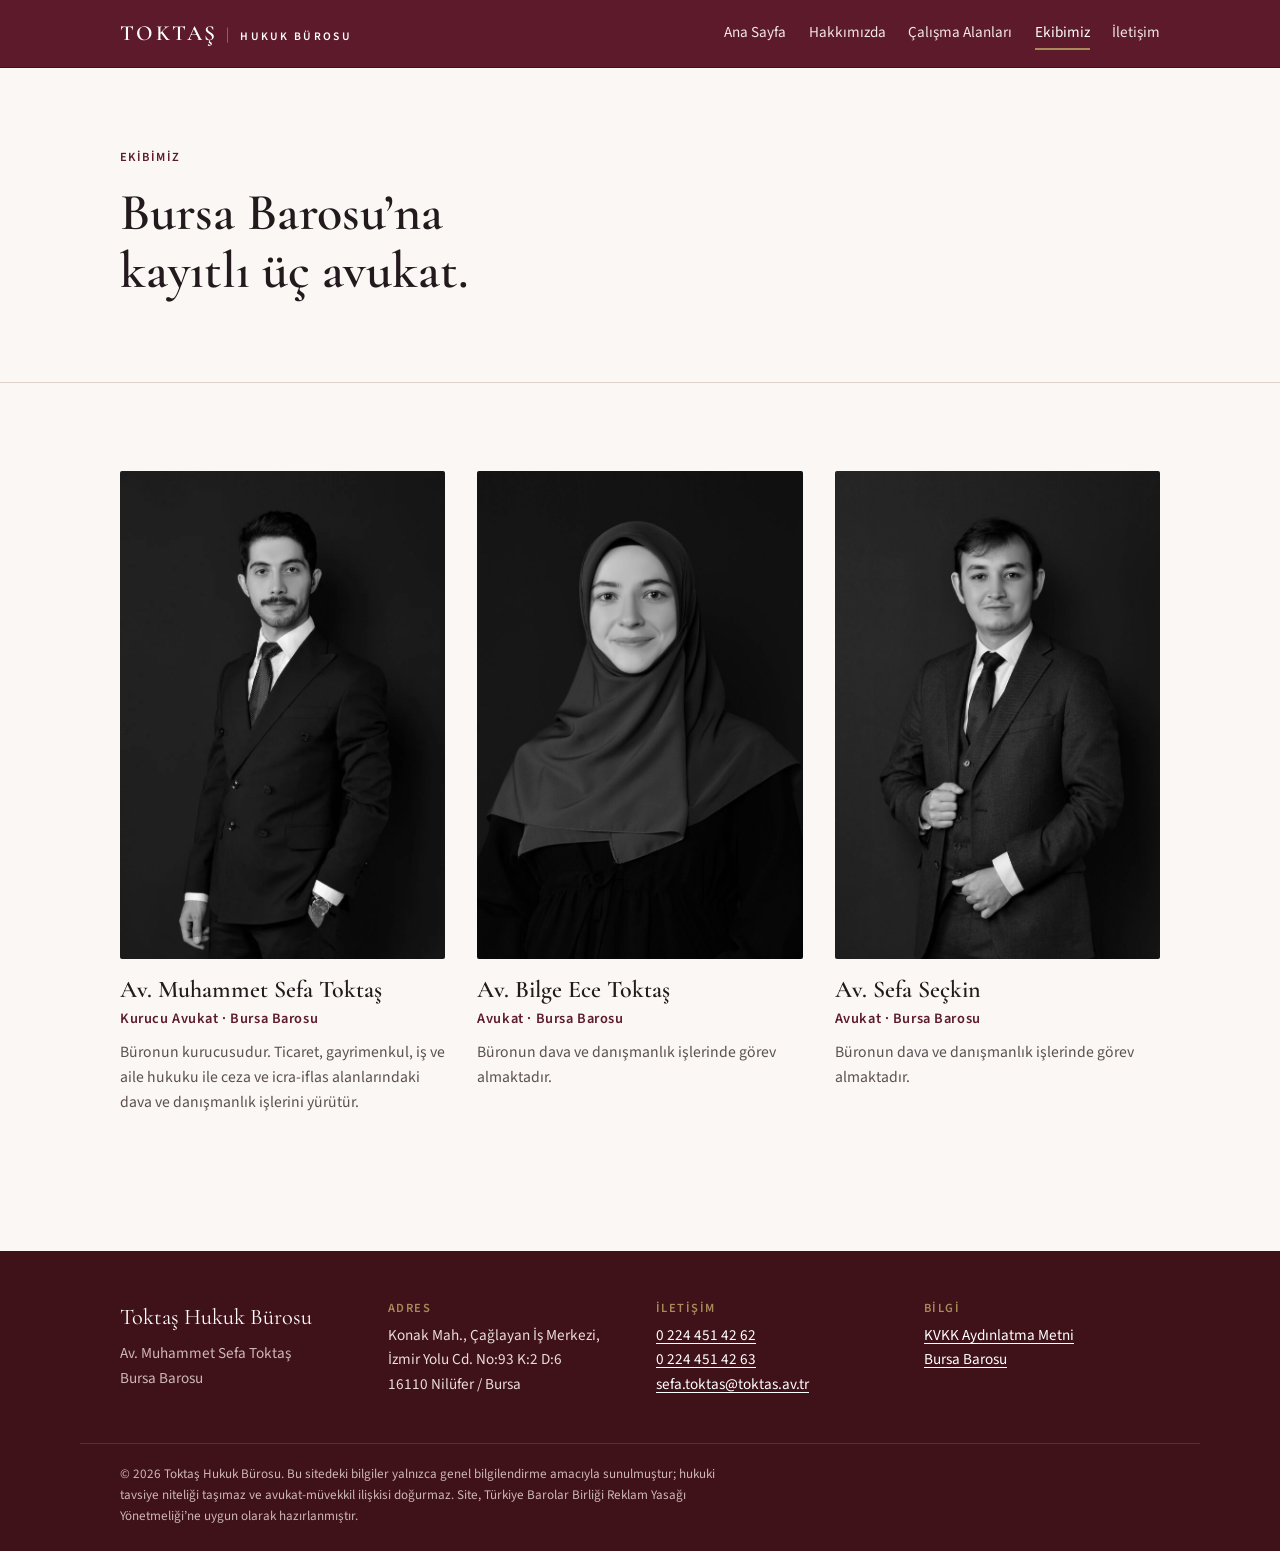
<file: ekibimiz.html>
<!DOCTYPE html>
<html lang="tr">
<head>
<meta charset="utf-8">
<meta name="viewport" content="width=device-width, initial-scale=1">
<title>Ekibimiz | Toktaş Hukuk Bürosu</title>
<meta name="description" content="Toktaş Hukuk Bürosu’nda görev yapan, Bursa Barosu’na kayıtlı avukatlar.">
<link rel="canonical" href="https://toktas.av.tr/ekibimiz.html">
<meta property="og:locale" content="tr_TR">
<meta property="og:site_name" content="Toktaş Hukuk Bürosu">
<meta property="og:title" content="Ekibimiz | Toktaş Hukuk Bürosu">
<meta property="og:description" content="Toktaş Hukuk Bürosu’nda görev yapan, Bursa Barosu’na kayıtlı avukatlar.">
<meta property="og:url" content="https://toktas.av.tr/ekibimiz.html">
<meta property="og:type" content="website">
<meta name="theme-color" content="#5c1a2a">
<link rel="icon" href="favicon.svg" type="image/svg+xml">
<link rel="preconnect" href="https://fonts.googleapis.com">
<link rel="preconnect" href="https://fonts.gstatic.com" crossorigin>
<link rel="stylesheet" href="https://fonts.googleapis.com/css2?family=Cormorant+Garamond:ital,wght@0,500;0,600;1,500&family=Source+Sans+3:ital,wght@0,400;0,600;1,400&display=swap">
<link rel="stylesheet" href="style.css">

</head>
<body>
<a class="skip" href="#icerik">İçeriğe geç</a>
<header class="site-header">
  <div class="wrap bar">
    <a class="brand" href="index.html" aria-label="Toktaş Hukuk Bürosu ana sayfa">
      <span class="brand-name">TOKTAŞ</span><span class="brand-sep" aria-hidden="true">|</span><span class="brand-sub">HUKUK BÜROSU</span>
    </a>
    <nav class="nav" aria-label="Ana menü"><a href="index.html">Ana Sayfa</a><a href="hakkimizda.html">Hakkımızda</a><a href="calisma-alanlari.html">Çalışma Alanları</a><a href="ekibimiz.html" aria-current="page">Ekibimiz</a><a href="iletisim.html">İletişim</a></nav>
  </div>
</header>
<main id="icerik">

<section class="page-head">
  <div class="wrap">
    <p class="eyebrow">Ekibimiz</p>
    <h1>Bursa Barosu’na kayıtlı üç avukat.</h1>
  </div>
</section>
<section class="section">
  <div class="wrap team-grid">
      <article class="person">
        <img src="images/dsc_3188_sb.jpg" alt="Av. Muhammet Sefa Toktaş" width="480" height="720" loading="lazy">
        <h2>Av. Muhammet Sefa Toktaş</h2>
        <p class="role">Kurucu Avukat · Bursa Barosu</p>
        <p>Büronun kurucusudur. Ticaret, gayrimenkul, iş ve aile hukuku ile ceza ve icra-iflas alanlarındaki dava ve danışmanlık işlerini yürütür.</p>
      </article>
      <article class="person">
        <img src="images/dsc_3181_sb.jpg" alt="Av. Bilge Ece Toktaş" width="480" height="720" loading="lazy">
        <h2>Av. Bilge Ece Toktaş</h2>
        <p class="role">Avukat · Bursa Barosu</p>
        <p>Büronun dava ve danışmanlık işlerinde görev almaktadır.</p>
      </article>
      <article class="person">
        <img src="images/dsc_3161_sb.jpg" alt="Av. Sefa Seçkin" width="480" height="720" loading="lazy">
        <h2>Av. Sefa Seçkin</h2>
        <p class="role">Avukat · Bursa Barosu</p>
        <p>Büronun dava ve danışmanlık işlerinde görev almaktadır.</p>
      </article></div>
</section>
</main>
<footer class="site-footer">
  <div class="wrap foot-grid">
    <div>
      <p class="foot-brand">Toktaş Hukuk Bürosu</p>
      <p class="muted">Av. Muhammet Sefa Toktaş<br>Bursa Barosu</p>
    </div>
    <div>
      <p class="label">Adres</p>
      <p>Konak Mah., Çağlayan İş Merkezi, İzmir Yolu Cd. No:93 K:2 D:6<br>16110 Nilüfer / Bursa</p>
    </div>
    <div>
      <p class="label">İletişim</p>
      <p><a href="tel:+902244514262">0 224 451 42 62</a><br><a href="tel:+902244514263">0 224 451 42 63</a><br><a href="mailto:sefa.toktas@toktas.av.tr">sefa.toktas@toktas.av.tr</a></p>
    </div>
    <div>
      <p class="label">Bilgi</p>
      <p><a href="kvkk.html">KVKK Aydınlatma Metni</a><br><a href="https://www.bursabarosu.org.tr" rel="noopener" target="_blank">Bursa Barosu</a></p>
    </div>
  </div>
  <div class="wrap foot-note">
    <p>© 2026 Toktaş Hukuk Bürosu. Bu sitedeki bilgiler yalnızca genel bilgilendirme amacıyla sunulmuştur; hukuki tavsiye niteliği taşımaz ve avukat-müvekkil ilişkisi doğurmaz. Site, Türkiye Barolar Birliği Reklam Yasağı Yönetmeliği’ne uygun olarak hazırlanmıştır.</p>
  </div>
</footer>
</body>
</html>
</file>
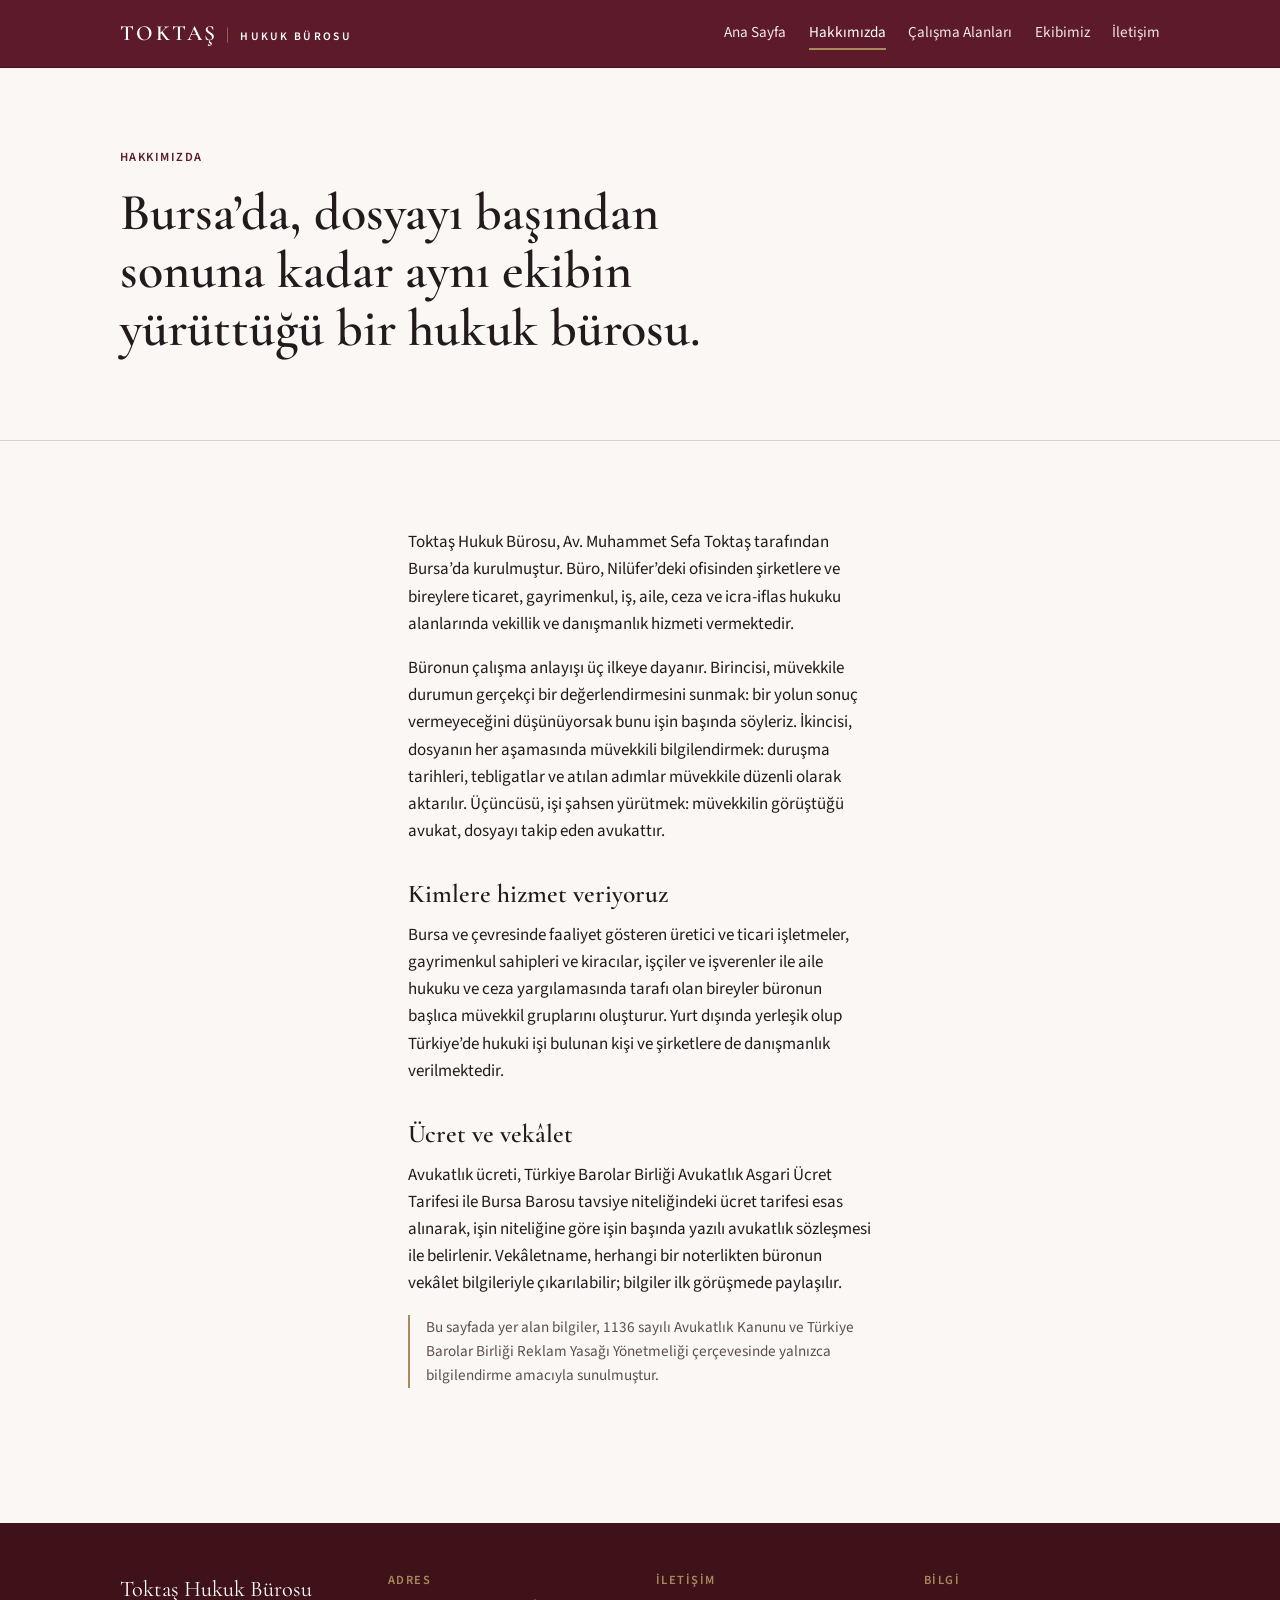
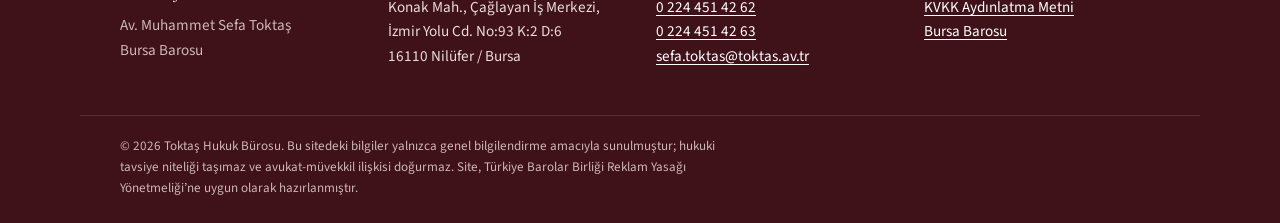
<file: hakkimizda.html>
<!DOCTYPE html>
<html lang="tr">
<head>
<meta charset="utf-8">
<meta name="viewport" content="width=device-width, initial-scale=1">
<title>Hakkımızda | Toktaş Hukuk Bürosu</title>
<meta name="description" content="Toktaş Hukuk Bürosu’nun çalışma anlayışı, hizmet verdiği müvekkil grupları ve ücret esasları.">
<link rel="canonical" href="https://toktas.av.tr/hakkimizda.html">
<meta property="og:locale" content="tr_TR">
<meta property="og:site_name" content="Toktaş Hukuk Bürosu">
<meta property="og:title" content="Hakkımızda | Toktaş Hukuk Bürosu">
<meta property="og:description" content="Toktaş Hukuk Bürosu’nun çalışma anlayışı, hizmet verdiği müvekkil grupları ve ücret esasları.">
<meta property="og:url" content="https://toktas.av.tr/hakkimizda.html">
<meta property="og:type" content="website">
<meta name="theme-color" content="#5c1a2a">
<link rel="icon" href="favicon.svg" type="image/svg+xml">
<link rel="preconnect" href="https://fonts.googleapis.com">
<link rel="preconnect" href="https://fonts.gstatic.com" crossorigin>
<link rel="stylesheet" href="https://fonts.googleapis.com/css2?family=Cormorant+Garamond:ital,wght@0,500;0,600;1,500&family=Source+Sans+3:ital,wght@0,400;0,600;1,400&display=swap">
<link rel="stylesheet" href="style.css">

</head>
<body>
<a class="skip" href="#icerik">İçeriğe geç</a>
<header class="site-header">
  <div class="wrap bar">
    <a class="brand" href="index.html" aria-label="Toktaş Hukuk Bürosu ana sayfa">
      <span class="brand-name">TOKTAŞ</span><span class="brand-sep" aria-hidden="true">|</span><span class="brand-sub">HUKUK BÜROSU</span>
    </a>
    <nav class="nav" aria-label="Ana menü"><a href="index.html">Ana Sayfa</a><a href="hakkimizda.html" aria-current="page">Hakkımızda</a><a href="calisma-alanlari.html">Çalışma Alanları</a><a href="ekibimiz.html">Ekibimiz</a><a href="iletisim.html">İletişim</a></nav>
  </div>
</header>
<main id="icerik">

<section class="page-head">
  <div class="wrap">
    <p class="eyebrow">Hakkımızda</p>
    <h1>Bursa’da, dosyayı başından sonuna kadar aynı ekibin yürüttüğü bir hukuk bürosu.</h1>
  </div>
</section>
<section class="section">
  <div class="wrap prose">
    <p>Toktaş Hukuk Bürosu, Av. Muhammet Sefa Toktaş tarafından Bursa’da kurulmuştur. Büro, Nilüfer’deki ofisinden şirketlere ve bireylere ticaret, gayrimenkul, iş, aile, ceza ve icra-iflas hukuku alanlarında vekillik ve danışmanlık hizmeti vermektedir.</p>
    <p>Büronun çalışma anlayışı üç ilkeye dayanır. Birincisi, müvekkile durumun gerçekçi bir değerlendirmesini sunmak: bir yolun sonuç vermeyeceğini düşünüyorsak bunu işin başında söyleriz. İkincisi, dosyanın her aşamasında müvekkili bilgilendirmek: duruşma tarihleri, tebligatlar ve atılan adımlar müvekkile düzenli olarak aktarılır. Üçüncüsü, işi şahsen yürütmek: müvekkilin görüştüğü avukat, dosyayı takip eden avukattır.</p>
    <h2>Kimlere hizmet veriyoruz</h2>
    <p>Bursa ve çevresinde faaliyet gösteren üretici ve ticari işletmeler, gayrimenkul sahipleri ve kiracılar, işçiler ve işverenler ile aile hukuku ve ceza yargılamasında tarafı olan bireyler büronun başlıca müvekkil gruplarını oluşturur. Yurt dışında yerleşik olup Türkiye’de hukuki işi bulunan kişi ve şirketlere de danışmanlık verilmektedir.</p>
    <h2>Ücret ve vekâlet</h2>
    <p>Avukatlık ücreti, Türkiye Barolar Birliği Avukatlık Asgari Ücret Tarifesi ile Bursa Barosu tavsiye niteliğindeki ücret tarifesi esas alınarak, işin niteliğine göre işin başında yazılı avukatlık sözleşmesi ile belirlenir. Vekâletname, herhangi bir noterlikten büronun vekâlet bilgileriyle çıkarılabilir; bilgiler ilk görüşmede paylaşılır.</p>
    <p class="note">Bu sayfada yer alan bilgiler, 1136 sayılı Avukatlık Kanunu ve Türkiye Barolar Birliği Reklam Yasağı Yönetmeliği çerçevesinde yalnızca bilgilendirme amacıyla sunulmuştur.</p>
  </div>
</section>
</main>
<footer class="site-footer">
  <div class="wrap foot-grid">
    <div>
      <p class="foot-brand">Toktaş Hukuk Bürosu</p>
      <p class="muted">Av. Muhammet Sefa Toktaş<br>Bursa Barosu</p>
    </div>
    <div>
      <p class="label">Adres</p>
      <p>Konak Mah., Çağlayan İş Merkezi, İzmir Yolu Cd. No:93 K:2 D:6<br>16110 Nilüfer / Bursa</p>
    </div>
    <div>
      <p class="label">İletişim</p>
      <p><a href="tel:+902244514262">0 224 451 42 62</a><br><a href="tel:+902244514263">0 224 451 42 63</a><br><a href="mailto:sefa.toktas@toktas.av.tr">sefa.toktas@toktas.av.tr</a></p>
    </div>
    <div>
      <p class="label">Bilgi</p>
      <p><a href="kvkk.html">KVKK Aydınlatma Metni</a><br><a href="https://www.bursabarosu.org.tr" rel="noopener" target="_blank">Bursa Barosu</a></p>
    </div>
  </div>
  <div class="wrap foot-note">
    <p>© 2026 Toktaş Hukuk Bürosu. Bu sitedeki bilgiler yalnızca genel bilgilendirme amacıyla sunulmuştur; hukuki tavsiye niteliği taşımaz ve avukat-müvekkil ilişkisi doğurmaz. Site, Türkiye Barolar Birliği Reklam Yasağı Yönetmeliği’ne uygun olarak hazırlanmıştır.</p>
  </div>
</footer>
</body>
</html>
</file>
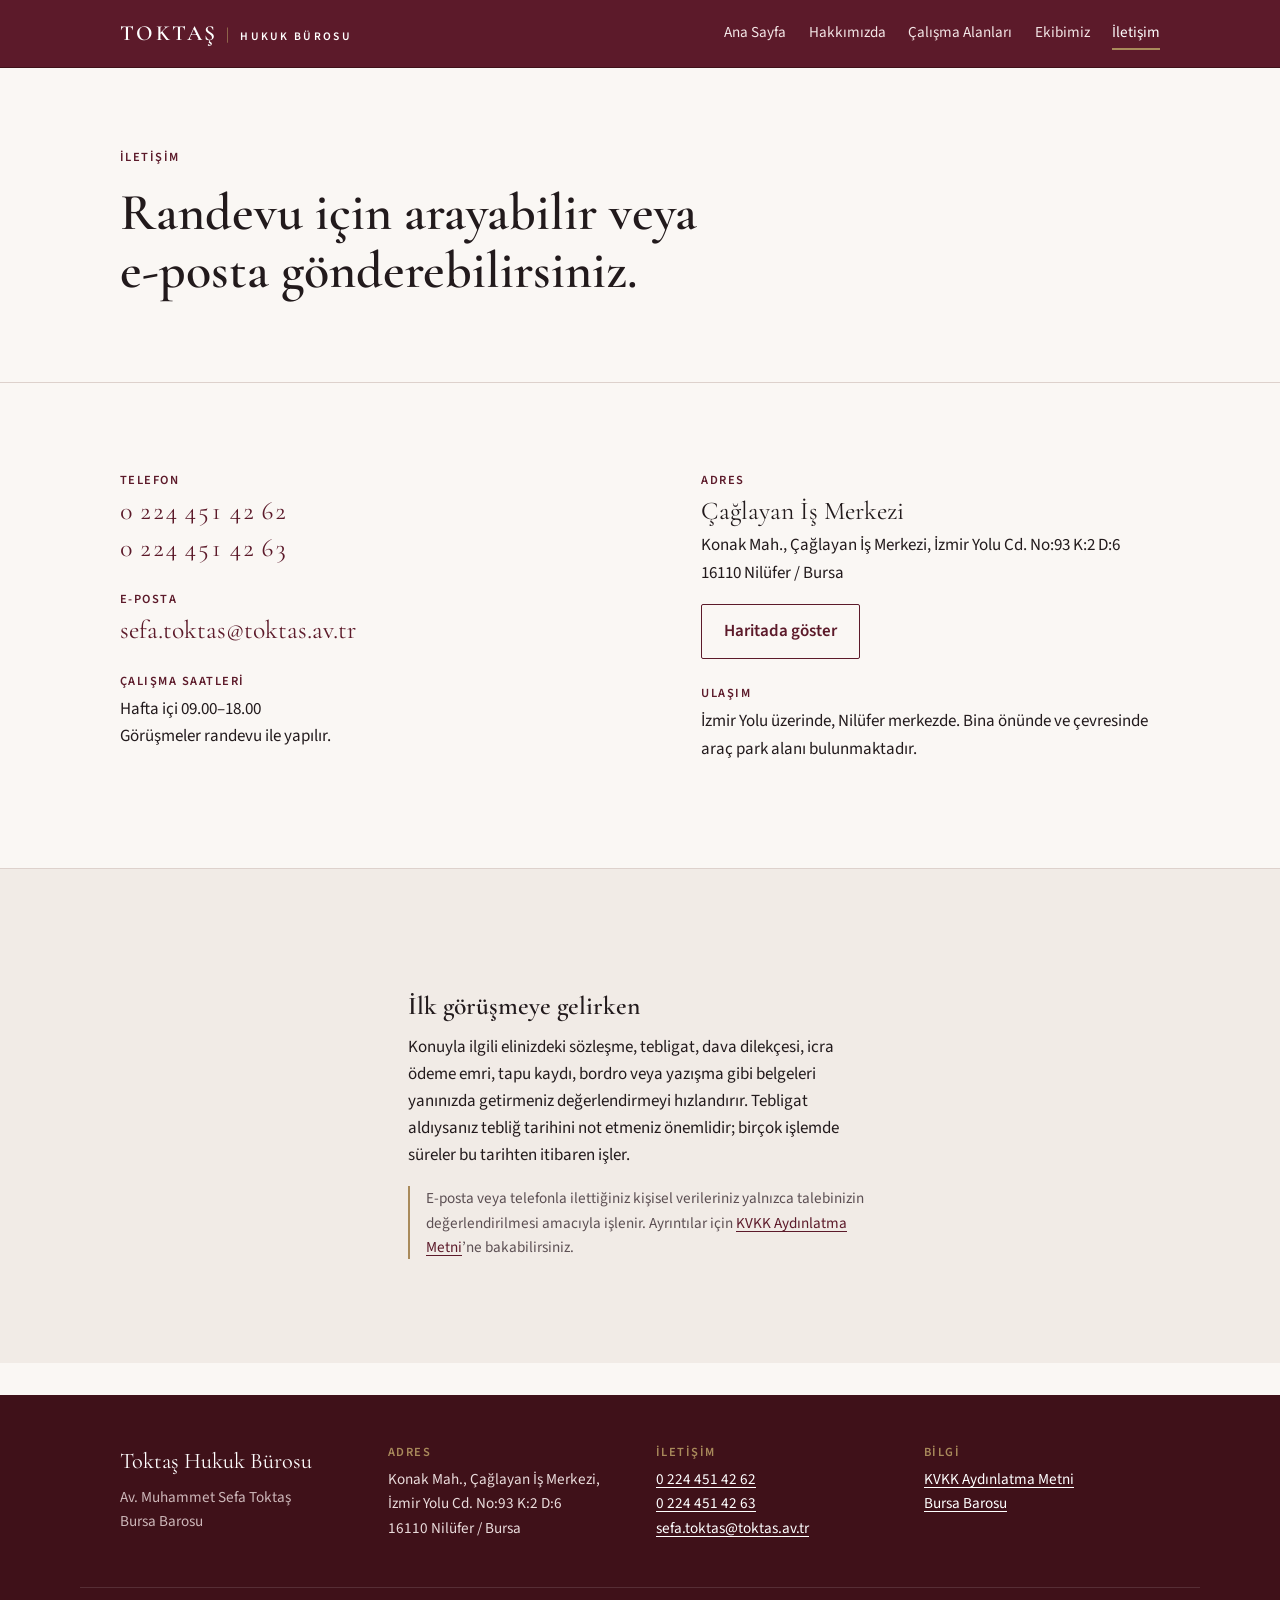
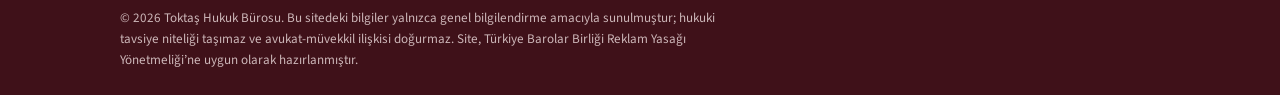
<file: iletisim.html>
<!DOCTYPE html>
<html lang="tr">
<head>
<meta charset="utf-8">
<meta name="viewport" content="width=device-width, initial-scale=1">
<title>İletişim | Toktaş Hukuk Bürosu</title>
<meta name="description" content="Toktaş Hukuk Bürosu telefon, e-posta ve adres bilgileri. Çağlayan İş Merkezi, İzmir Yolu Cd. No:93, Nilüfer / Bursa.">
<link rel="canonical" href="https://toktas.av.tr/iletisim.html">
<meta property="og:locale" content="tr_TR">
<meta property="og:site_name" content="Toktaş Hukuk Bürosu">
<meta property="og:title" content="İletişim | Toktaş Hukuk Bürosu">
<meta property="og:description" content="Toktaş Hukuk Bürosu telefon, e-posta ve adres bilgileri. Çağlayan İş Merkezi, İzmir Yolu Cd. No:93, Nilüfer / Bursa.">
<meta property="og:url" content="https://toktas.av.tr/iletisim.html">
<meta property="og:type" content="website">
<meta name="theme-color" content="#5c1a2a">
<link rel="icon" href="favicon.svg" type="image/svg+xml">
<link rel="preconnect" href="https://fonts.googleapis.com">
<link rel="preconnect" href="https://fonts.gstatic.com" crossorigin>
<link rel="stylesheet" href="https://fonts.googleapis.com/css2?family=Cormorant+Garamond:ital,wght@0,500;0,600;1,500&family=Source+Sans+3:ital,wght@0,400;0,600;1,400&display=swap">
<link rel="stylesheet" href="style.css">

</head>
<body>
<a class="skip" href="#icerik">İçeriğe geç</a>
<header class="site-header">
  <div class="wrap bar">
    <a class="brand" href="index.html" aria-label="Toktaş Hukuk Bürosu ana sayfa">
      <span class="brand-name">TOKTAŞ</span><span class="brand-sep" aria-hidden="true">|</span><span class="brand-sub">HUKUK BÜROSU</span>
    </a>
    <nav class="nav" aria-label="Ana menü"><a href="index.html">Ana Sayfa</a><a href="hakkimizda.html">Hakkımızda</a><a href="calisma-alanlari.html">Çalışma Alanları</a><a href="ekibimiz.html">Ekibimiz</a><a href="iletisim.html" aria-current="page">İletişim</a></nav>
  </div>
</header>
<main id="icerik">

<section class="page-head">
  <div class="wrap">
    <p class="eyebrow">İletişim</p>
    <h1>Randevu için arayabilir veya e-posta gönderebilirsiniz.</h1>
  </div>
</section>
<section class="section">
  <div class="wrap two-col">
    <div class="contact-block">
      <p class="label">Telefon</p>
      <p class="big"><a href="tel:+902244514262">0 224 451 42 62</a></p>
      <p class="big"><a href="tel:+902244514263">0 224 451 42 63</a></p>
      <p class="label">E-posta</p>
      <p class="big"><a href="mailto:sefa.toktas@toktas.av.tr">sefa.toktas@toktas.av.tr</a></p>
      <p class="label">Çalışma saatleri</p>
      <p>Hafta içi 09.00–18.00<br>Görüşmeler randevu ile yapılır.</p>
    </div>
    <div class="contact-block">
      <p class="label">Adres</p>
      <p class="big">Çağlayan İş Merkezi</p>
      <p>Konak Mah., Çağlayan İş Merkezi, İzmir Yolu Cd. No:93 K:2 D:6<br>16110 Nilüfer / Bursa</p>
      <p><a class="btn btn-ghost" href="https://www.google.com/maps/search/?api=1&query=Çağlayan+İş+Merkezi+İzmir+Yolu+Cd.+No:93+Nilüfer+Bursa" target="_blank" rel="noopener">Haritada göster</a></p>
      <p class="label">Ulaşım</p>
      <p>İzmir Yolu üzerinde, Nilüfer merkezde. Bina önünde ve çevresinde araç park alanı bulunmaktadır.</p>
    </div>
  </div>
</section>
<section class="section section-tint">
  <div class="wrap prose">
    <h2>İlk görüşmeye gelirken</h2>
    <p>Konuyla ilgili elinizdeki sözleşme, tebligat, dava dilekçesi, icra ödeme emri, tapu kaydı, bordro veya yazışma gibi belgeleri yanınızda getirmeniz değerlendirmeyi hızlandırır. Tebligat aldıysanız tebliğ tarihini not etmeniz önemlidir; birçok işlemde süreler bu tarihten itibaren işler.</p>
    <p class="note">E-posta veya telefonla ilettiğiniz kişisel verileriniz yalnızca talebinizin değerlendirilmesi amacıyla işlenir. Ayrıntılar için <a href="kvkk.html">KVKK Aydınlatma Metni</a>’ne bakabilirsiniz.</p>
  </div>
</section>
</main>
<footer class="site-footer">
  <div class="wrap foot-grid">
    <div>
      <p class="foot-brand">Toktaş Hukuk Bürosu</p>
      <p class="muted">Av. Muhammet Sefa Toktaş<br>Bursa Barosu</p>
    </div>
    <div>
      <p class="label">Adres</p>
      <p>Konak Mah., Çağlayan İş Merkezi, İzmir Yolu Cd. No:93 K:2 D:6<br>16110 Nilüfer / Bursa</p>
    </div>
    <div>
      <p class="label">İletişim</p>
      <p><a href="tel:+902244514262">0 224 451 42 62</a><br><a href="tel:+902244514263">0 224 451 42 63</a><br><a href="mailto:sefa.toktas@toktas.av.tr">sefa.toktas@toktas.av.tr</a></p>
    </div>
    <div>
      <p class="label">Bilgi</p>
      <p><a href="kvkk.html">KVKK Aydınlatma Metni</a><br><a href="https://www.bursabarosu.org.tr" rel="noopener" target="_blank">Bursa Barosu</a></p>
    </div>
  </div>
  <div class="wrap foot-note">
    <p>© 2026 Toktaş Hukuk Bürosu. Bu sitedeki bilgiler yalnızca genel bilgilendirme amacıyla sunulmuştur; hukuki tavsiye niteliği taşımaz ve avukat-müvekkil ilişkisi doğurmaz. Site, Türkiye Barolar Birliği Reklam Yasağı Yönetmeliği’ne uygun olarak hazırlanmıştır.</p>
  </div>
</footer>
</body>
</html>
</file>
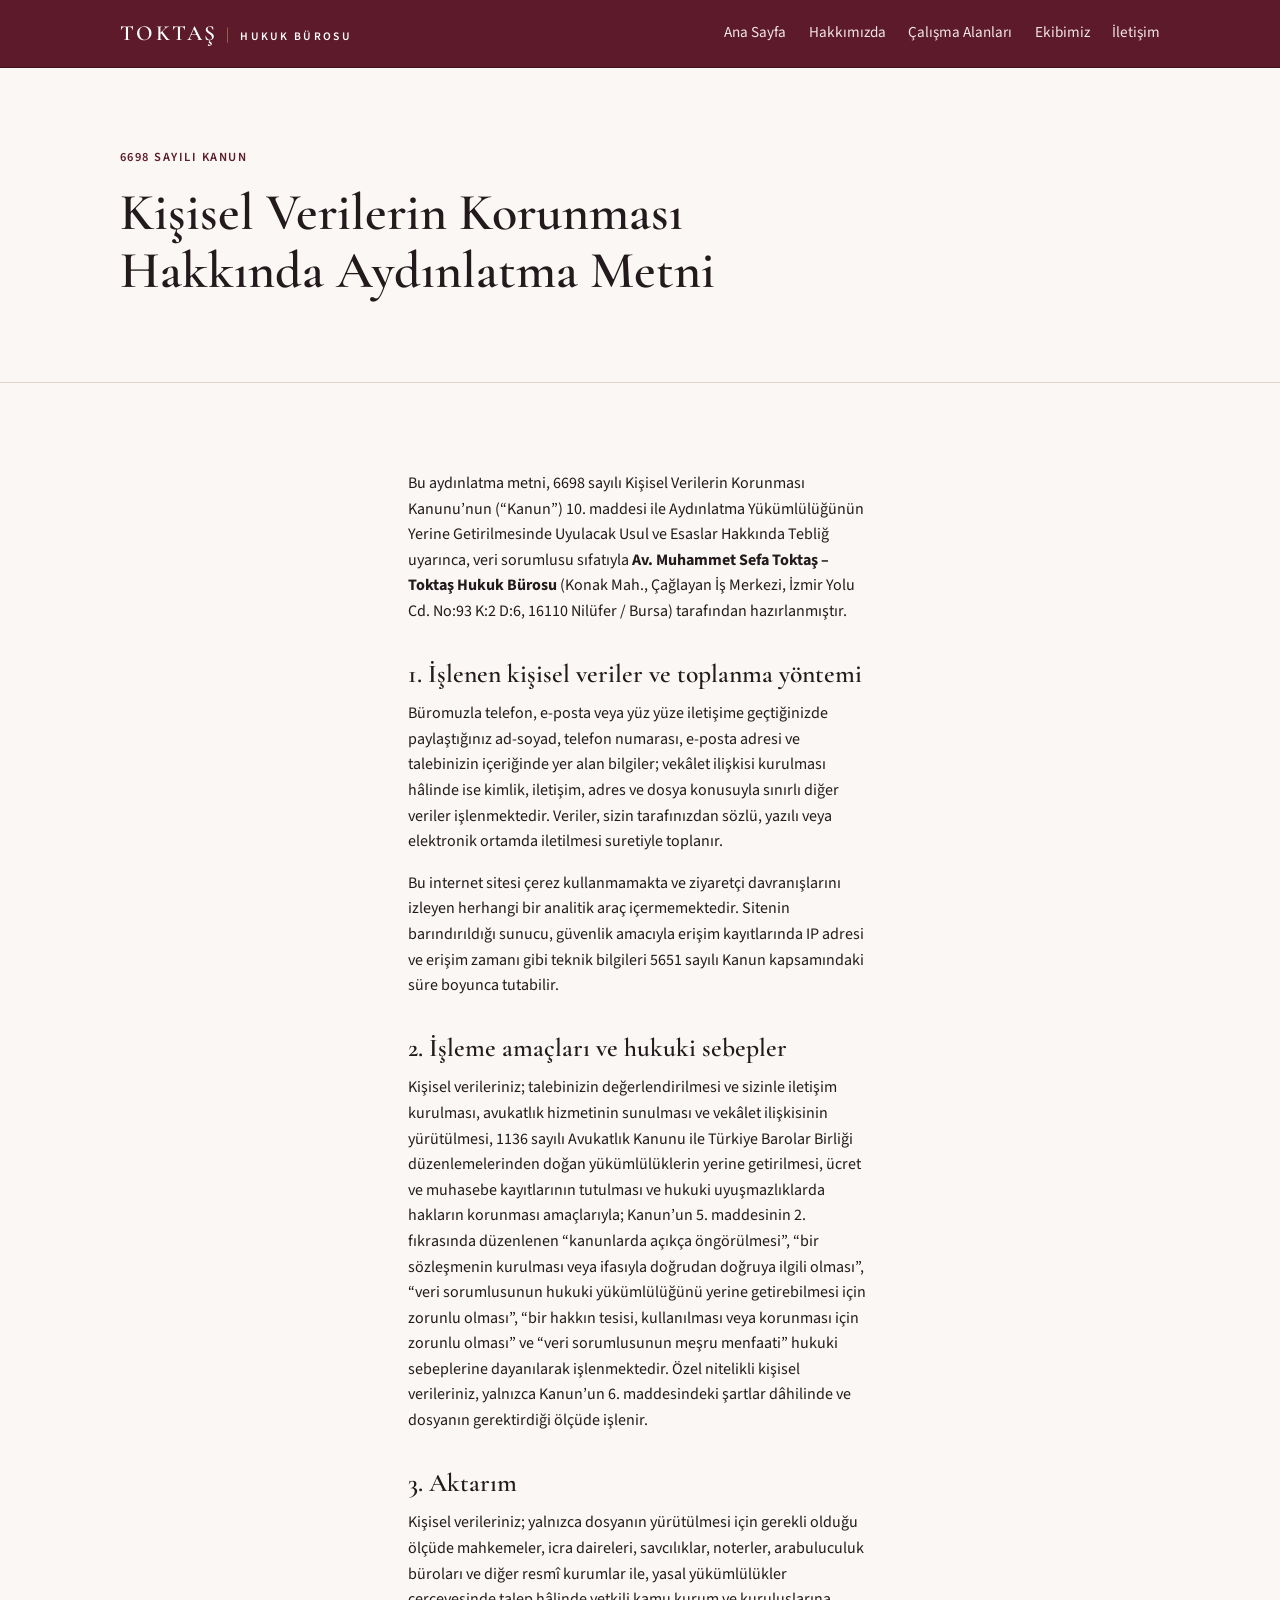
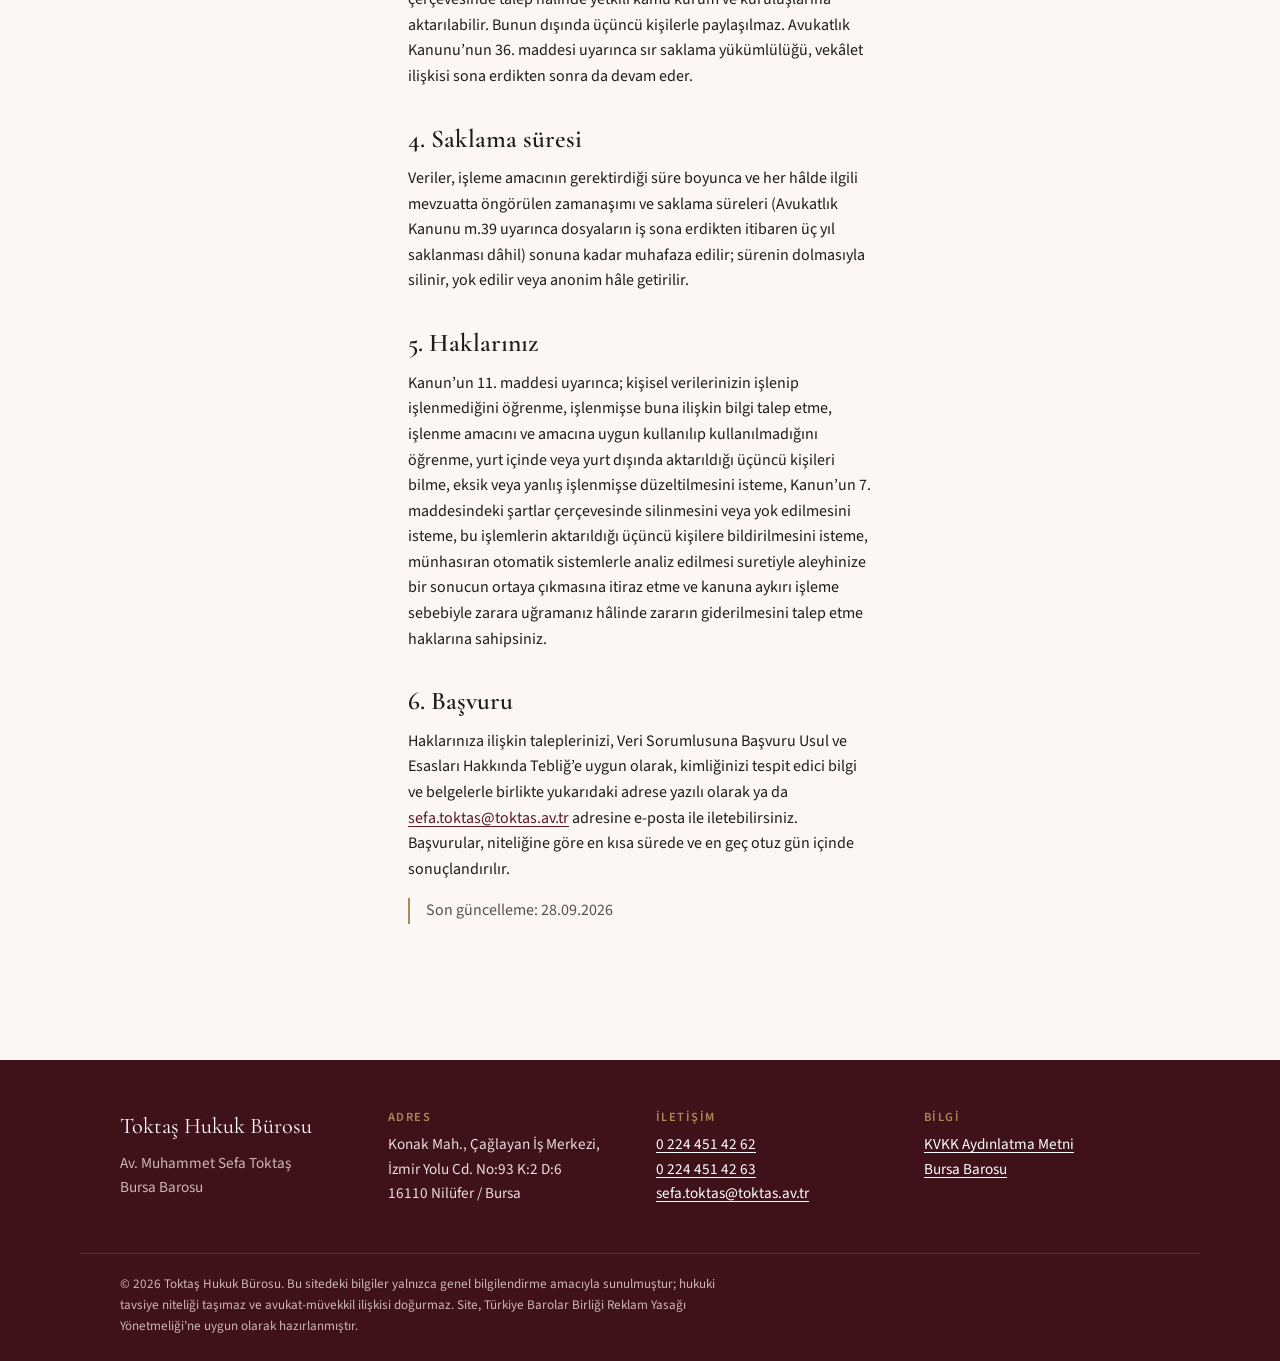
<file: kvkk.html>
<!DOCTYPE html>
<html lang="tr">
<head>
<meta charset="utf-8">
<meta name="viewport" content="width=device-width, initial-scale=1">
<title>KVKK Aydınlatma Metni | Toktaş Hukuk Bürosu</title>
<meta name="description" content="Toktaş Hukuk Bürosu 6698 sayılı Kişisel Verilerin Korunması Kanunu aydınlatma metni.">
<link rel="canonical" href="https://toktas.av.tr/kvkk.html">
<meta property="og:locale" content="tr_TR">
<meta property="og:site_name" content="Toktaş Hukuk Bürosu">
<meta property="og:title" content="KVKK Aydınlatma Metni | Toktaş Hukuk Bürosu">
<meta property="og:description" content="Toktaş Hukuk Bürosu 6698 sayılı Kişisel Verilerin Korunması Kanunu aydınlatma metni.">
<meta property="og:url" content="https://toktas.av.tr/kvkk.html">
<meta property="og:type" content="website">
<meta name="theme-color" content="#5c1a2a">
<link rel="icon" href="favicon.svg" type="image/svg+xml">
<link rel="preconnect" href="https://fonts.googleapis.com">
<link rel="preconnect" href="https://fonts.gstatic.com" crossorigin>
<link rel="stylesheet" href="https://fonts.googleapis.com/css2?family=Cormorant+Garamond:ital,wght@0,500;0,600;1,500&family=Source+Sans+3:ital,wght@0,400;0,600;1,400&display=swap">
<link rel="stylesheet" href="style.css">

</head>
<body>
<a class="skip" href="#icerik">İçeriğe geç</a>
<header class="site-header">
  <div class="wrap bar">
    <a class="brand" href="index.html" aria-label="Toktaş Hukuk Bürosu ana sayfa">
      <span class="brand-name">TOKTAŞ</span><span class="brand-sep" aria-hidden="true">|</span><span class="brand-sub">HUKUK BÜROSU</span>
    </a>
    <nav class="nav" aria-label="Ana menü"><a href="index.html">Ana Sayfa</a><a href="hakkimizda.html">Hakkımızda</a><a href="calisma-alanlari.html">Çalışma Alanları</a><a href="ekibimiz.html">Ekibimiz</a><a href="iletisim.html">İletişim</a></nav>
  </div>
</header>
<main id="icerik">

<section class="page-head">
  <div class="wrap">
    <p class="eyebrow">6698 sayılı Kanun</p>
    <h1>Kişisel Verilerin Korunması Hakkında Aydınlatma Metni</h1>
  </div>
</section>
<section class="section">
  <div class="wrap prose legal">
    <p>Bu aydınlatma metni, 6698 sayılı Kişisel Verilerin Korunması Kanunu’nun (“Kanun”) 10. maddesi ile Aydınlatma Yükümlülüğünün Yerine Getirilmesinde Uyulacak Usul ve Esaslar Hakkında Tebliğ uyarınca, veri sorumlusu sıfatıyla <strong>Av. Muhammet Sefa Toktaş – Toktaş Hukuk Bürosu</strong> (Konak Mah., Çağlayan İş Merkezi, İzmir Yolu Cd. No:93 K:2 D:6, 16110 Nilüfer / Bursa) tarafından hazırlanmıştır.</p>

    <h2>1. İşlenen kişisel veriler ve toplanma yöntemi</h2>
    <p>Büromuzla telefon, e-posta veya yüz yüze iletişime geçtiğinizde paylaştığınız ad-soyad, telefon numarası, e-posta adresi ve talebinizin içeriğinde yer alan bilgiler; vekâlet ilişkisi kurulması hâlinde ise kimlik, iletişim, adres ve dosya konusuyla sınırlı diğer veriler işlenmektedir. Veriler, sizin tarafınızdan sözlü, yazılı veya elektronik ortamda iletilmesi suretiyle toplanır.</p>
    <p>Bu internet sitesi çerez kullanmamakta ve ziyaretçi davranışlarını izleyen herhangi bir analitik araç içermemektedir. Sitenin barındırıldığı sunucu, güvenlik amacıyla erişim kayıtlarında IP adresi ve erişim zamanı gibi teknik bilgileri 5651 sayılı Kanun kapsamındaki süre boyunca tutabilir.</p>

    <h2>2. İşleme amaçları ve hukuki sebepler</h2>
    <p>Kişisel verileriniz; talebinizin değerlendirilmesi ve sizinle iletişim kurulması, avukatlık hizmetinin sunulması ve vekâlet ilişkisinin yürütülmesi, 1136 sayılı Avukatlık Kanunu ile Türkiye Barolar Birliği düzenlemelerinden doğan yükümlülüklerin yerine getirilmesi, ücret ve muhasebe kayıtlarının tutulması ve hukuki uyuşmazlıklarda hakların korunması amaçlarıyla; Kanun’un 5. maddesinin 2. fıkrasında düzenlenen “kanunlarda açıkça öngörülmesi”, “bir sözleşmenin kurulması veya ifasıyla doğrudan doğruya ilgili olması”, “veri sorumlusunun hukuki yükümlülüğünü yerine getirebilmesi için zorunlu olması”, “bir hakkın tesisi, kullanılması veya korunması için zorunlu olması” ve “veri sorumlusunun meşru menfaati” hukuki sebeplerine dayanılarak işlenmektedir. Özel nitelikli kişisel verileriniz, yalnızca Kanun’un 6. maddesindeki şartlar dâhilinde ve dosyanın gerektirdiği ölçüde işlenir.</p>

    <h2>3. Aktarım</h2>
    <p>Kişisel verileriniz; yalnızca dosyanın yürütülmesi için gerekli olduğu ölçüde mahkemeler, icra daireleri, savcılıklar, noterler, arabuluculuk büroları ve diğer resmî kurumlar ile, yasal yükümlülükler çerçevesinde talep hâlinde yetkili kamu kurum ve kuruluşlarına aktarılabilir. Bunun dışında üçüncü kişilerle paylaşılmaz. Avukatlık Kanunu’nun 36. maddesi uyarınca sır saklama yükümlülüğü, vekâlet ilişkisi sona erdikten sonra da devam eder.</p>

    <h2>4. Saklama süresi</h2>
    <p>Veriler, işleme amacının gerektirdiği süre boyunca ve her hâlde ilgili mevzuatta öngörülen zamanaşımı ve saklama süreleri (Avukatlık Kanunu m.39 uyarınca dosyaların iş sona erdikten itibaren üç yıl saklanması dâhil) sonuna kadar muhafaza edilir; sürenin dolmasıyla silinir, yok edilir veya anonim hâle getirilir.</p>

    <h2>5. Haklarınız</h2>
    <p>Kanun’un 11. maddesi uyarınca; kişisel verilerinizin işlenip işlenmediğini öğrenme, işlenmişse buna ilişkin bilgi talep etme, işlenme amacını ve amacına uygun kullanılıp kullanılmadığını öğrenme, yurt içinde veya yurt dışında aktarıldığı üçüncü kişileri bilme, eksik veya yanlış işlenmişse düzeltilmesini isteme, Kanun’un 7. maddesindeki şartlar çerçevesinde silinmesini veya yok edilmesini isteme, bu işlemlerin aktarıldığı üçüncü kişilere bildirilmesini isteme, münhasıran otomatik sistemlerle analiz edilmesi suretiyle aleyhinize bir sonucun ortaya çıkmasına itiraz etme ve kanuna aykırı işleme sebebiyle zarara uğramanız hâlinde zararın giderilmesini talep etme haklarına sahipsiniz.</p>

    <h2>6. Başvuru</h2>
    <p>Haklarınıza ilişkin taleplerinizi, Veri Sorumlusuna Başvuru Usul ve Esasları Hakkında Tebliğ’e uygun olarak, kimliğinizi tespit edici bilgi ve belgelerle birlikte yukarıdaki adrese yazılı olarak ya da <a href="mailto:sefa.toktas@toktas.av.tr">sefa.toktas@toktas.av.tr</a> adresine e-posta ile iletebilirsiniz. Başvurular, niteliğine göre en kısa sürede ve en geç otuz gün içinde sonuçlandırılır.</p>

    <p class="note">Son güncelleme: 28.09.2026</p>
  </div>
</section>
</main>
<footer class="site-footer">
  <div class="wrap foot-grid">
    <div>
      <p class="foot-brand">Toktaş Hukuk Bürosu</p>
      <p class="muted">Av. Muhammet Sefa Toktaş<br>Bursa Barosu</p>
    </div>
    <div>
      <p class="label">Adres</p>
      <p>Konak Mah., Çağlayan İş Merkezi, İzmir Yolu Cd. No:93 K:2 D:6<br>16110 Nilüfer / Bursa</p>
    </div>
    <div>
      <p class="label">İletişim</p>
      <p><a href="tel:+902244514262">0 224 451 42 62</a><br><a href="tel:+902244514263">0 224 451 42 63</a><br><a href="mailto:sefa.toktas@toktas.av.tr">sefa.toktas@toktas.av.tr</a></p>
    </div>
    <div>
      <p class="label">Bilgi</p>
      <p><a href="kvkk.html">KVKK Aydınlatma Metni</a><br><a href="https://www.bursabarosu.org.tr" rel="noopener" target="_blank">Bursa Barosu</a></p>
    </div>
  </div>
  <div class="wrap foot-note">
    <p>© 2026 Toktaş Hukuk Bürosu. Bu sitedeki bilgiler yalnızca genel bilgilendirme amacıyla sunulmuştur; hukuki tavsiye niteliği taşımaz ve avukat-müvekkil ilişkisi doğurmaz. Site, Türkiye Barolar Birliği Reklam Yasağı Yönetmeliği’ne uygun olarak hazırlanmıştır.</p>
  </div>
</footer>
</body>
</html>
</file>
<file: style.css>
/* Toktaş Hukuk Bürosu — site stili
   Renkler: burgundy (#5c1a2a); kâğıt tonu ve nötrler bordoya doğru hafif ısıtılmış. */
:root {
  --paper: #faf7f4;
  --paper-2: #f1ebe6;
  --ink: #221a1c;
  --ink-2: #5c4f53;
  --line: #ddd1cc;
  --wine: #5c1a2a;
  --wine-deep: #3f1119;
  --brass: #a98a5b;
  --max: 1120px;
  --gutter: clamp(16px, 4vw, 40px);
  --serif: "Cormorant Garamond", "Iowan Old Style", "Palatino Linotype", Georgia, serif;
  --sans: "Source Sans 3", "Segoe UI", Roboto, Helvetica, Arial, sans-serif;
  color-scheme: light;
}

*, *::before, *::after { box-sizing: border-box; }
html { -webkit-text-size-adjust: 100%; scroll-behavior: smooth; }
@media (prefers-reduced-motion: reduce) { html { scroll-behavior: auto; } }
body {
  margin: 0;
  background: var(--paper);
  color: var(--ink);
  font-family: var(--sans);
  font-size: 1.0625rem;
  line-height: 1.6;
}
img { max-width: 100%; height: auto; display: block; }
a { color: var(--wine); text-decoration-thickness: 1px; text-underline-offset: 3px; }
a:hover { color: var(--wine-deep); }
:focus-visible { outline: 2px solid var(--wine); outline-offset: 3px; }
h1, h2, h3 { font-family: var(--serif); font-weight: 600; line-height: 1.12; margin: 0 0 .5em; text-wrap: balance; color: var(--ink); }
h1 { font-size: clamp(2rem, 4.2vw, 3.25rem); }
h2 { font-size: clamp(1.6rem, 2.6vw, 2.15rem); }
h3 { font-size: 1.45rem; }
p { margin: 0 0 1em; }
.wrap { max-width: var(--max); margin-inline: auto; padding-inline: var(--gutter); }
.muted { color: var(--ink-2); }
.label, .eyebrow {
  font-family: var(--sans); font-size: .78rem; font-weight: 600; letter-spacing: .12em; text-transform: uppercase; color: var(--wine);
}
.label { display: block; margin: 0 0 .35em; }
.eyebrow { margin: 0 0 1rem; }
.note { font-size: .95rem; color: var(--ink-2); border-left: 2px solid var(--brass); padding-left: 1rem; }

.skip { position: absolute; left: -999px; top: 8px; background: var(--wine); color: #fff; padding: .5rem .9rem; z-index: 100; }
.skip:focus { left: 8px; }

/* Üst bar */
.site-header { background: var(--wine); color: #fff; border-bottom: 1px solid var(--wine-deep); }
.bar { display: flex; flex-wrap: wrap; align-items: center; justify-content: space-between; gap: .75rem 2rem; padding-block: 1rem; }
.brand { display: inline-flex; align-items: baseline; gap: .55rem; color: #fff; text-decoration: none; font-family: var(--serif); letter-spacing: .14em; white-space: nowrap; }
.brand-name { font-size: 1.35rem; font-weight: 600; }
.brand-sep { color: var(--brass); font-weight: 400; }
.brand-sub { font-family: var(--sans); font-size: .72rem; font-weight: 600; letter-spacing: .2em; }
.nav { display: flex; flex-wrap: wrap; gap: .25rem 1.4rem; }
.nav a { color: #f3e6e6; text-decoration: none; font-size: .95rem; padding-block: .25rem; border-bottom: 2px solid transparent; }
.nav a:hover { color: #fff; }
.nav a[aria-current="page"] { color: #fff; border-bottom-color: var(--brass); }

/* Bölümler */
.section { padding-block: clamp(3rem, 7vw, 5.5rem); border-top: 1px solid var(--line); }
.section-tint { background: var(--paper-2); }
.section-head { margin-bottom: 2.25rem; max-width: 60ch; }
.section-head h2 { margin-bottom: .25em; }
.two-col { display: grid; grid-template-columns: minmax(0, 1.1fr) minmax(0, 1fr); gap: 2.5rem clamp(2rem, 6vw, 6rem); align-items: start; }
@media (max-width: 760px) { .two-col { grid-template-columns: 1fr; } }
.prose { max-width: 68ch; }
.prose h2 { margin-top: 2.2rem; font-size: 1.6rem; }
.legal p { font-size: 1rem; }

/* Giriş */
.hero { padding-block: clamp(3.5rem, 9vw, 7rem) clamp(3rem, 7vw, 5rem); }
.hero h1 { max-width: 22ch; }
.lede { font-size: clamp(1.1rem, 1.5vw, 1.25rem); max-width: 62ch; color: var(--ink-2); }
.lede-sm { font-size: 1.1rem; color: var(--ink-2); max-width: 46ch; }
.cta-row { display: flex; flex-wrap: wrap; gap: .75rem 1rem; margin-top: 1.75rem; }
.btn { display: inline-block; padding: .8rem 1.35rem; font-weight: 600; text-decoration: none; border: 1px solid var(--wine); border-radius: 2px; font-variant-numeric: tabular-nums; }
.btn-primary { background: var(--wine); color: #fff; }
.btn-primary:hover { background: var(--wine-deep); color: #fff; }
.btn-ghost { color: var(--wine); background: transparent; }
.btn-ghost:hover { background: rgba(111, 29, 43, .07); }

.page-head { padding-block: clamp(3rem, 7vw, 5rem) clamp(2rem, 5vw, 3.5rem); }
.page-head h1 { max-width: 26ch; }
.toc { display: flex; flex-wrap: wrap; gap: .5rem .75rem; margin-top: 1.5rem; }
.toc a { font-size: .92rem; text-decoration: none; border: 1px solid var(--line); padding: .35rem .8rem; border-radius: 999px; color: var(--ink); background: #fff; }
.toc a:hover { border-color: var(--wine); color: var(--wine); }

/* Çalışma alanları ızgarası */
.area-grid { display: grid; grid-template-columns: repeat(3, minmax(0, 1fr)); border-top: 1px solid var(--line); border-left: 1px solid var(--line); }
@media (max-width: 900px) { .area-grid { grid-template-columns: repeat(2, minmax(0, 1fr)); } }
@media (max-width: 560px) { .area-grid { grid-template-columns: 1fr; } }
.area { display: flex; flex-direction: column; gap: .4rem; padding: 1.6rem 1.5rem 1.5rem; border-right: 1px solid var(--line); border-bottom: 1px solid var(--line); text-decoration: none; color: var(--ink); background: var(--paper); transition: background .15s; }
.area:hover { background: #fff; }
.area h3 { margin: 0; }
.area p { margin: 0; color: var(--ink-2); font-size: .98rem; flex: 1; }
.area .more { color: var(--wine); font-size: .9rem; font-weight: 600; margin-top: .6rem; }

.area-detail { padding-block: clamp(2.5rem, 5vw, 4rem); border-top: 1px solid var(--line); scroll-margin-top: 1rem; }
.area-detail:nth-of-type(even) { background: var(--paper-2); }
.checklist { list-style: none; margin: 0; padding: 0; display: grid; gap: .7rem; }
.checklist li { padding-left: 1.4rem; position: relative; }
.checklist li::before { content: ""; position: absolute; left: 0; top: .72em; width: .6rem; height: 1px; background: var(--brass); }

/* Olgular listesi */
.facts { margin: 0; display: grid; gap: 1.1rem; border-top: 1px solid var(--line); padding-top: 1.1rem; }
.facts div { display: grid; grid-template-columns: 9rem 1fr; gap: 1rem; border-bottom: 1px solid var(--line); padding-bottom: 1.1rem; }
.facts dt { font-weight: 600; color: var(--wine); }
.facts dd { margin: 0; color: var(--ink-2); }
@media (max-width: 480px) { .facts div { grid-template-columns: 1fr; gap: .2rem; } }

/* İletişim */
.contact-strip { display: grid; grid-template-columns: minmax(0, 1fr) minmax(0, 1.4fr); gap: 2rem 4rem; align-items: start; }
@media (max-width: 760px) { .contact-strip { grid-template-columns: 1fr; } }
.contact-cols { display: grid; grid-template-columns: repeat(3, minmax(0, 1fr)); gap: 1.5rem; }
@media (max-width: 640px) { .contact-cols { grid-template-columns: 1fr; } }
.contact-cols p { margin: 0; }
.contact-cols a { display: block; font-variant-numeric: tabular-nums; }
.contact-block .label { margin-top: 1.6rem; }
.contact-block .label:first-child { margin-top: 0; }
.big { font-family: var(--serif); font-size: 1.6rem; line-height: 1.25; margin-bottom: .2em; font-variant-numeric: tabular-nums; }
.big a { text-decoration: none; }

/* Ekip */
.team-grid { display: grid; grid-template-columns: repeat(3, minmax(0, 1fr)); gap: 2.5rem 2rem; }
@media (max-width: 860px) { .team-grid { grid-template-columns: repeat(2, minmax(0, 1fr)); } }
@media (max-width: 520px) { .team-grid { grid-template-columns: 1fr; } }
.person img { aspect-ratio: 2 / 3; object-fit: cover; width: 100%; border-radius: 2px; filter: saturate(.9); margin-bottom: 1.1rem; background: var(--paper-2); }
.person h2 { font-size: 1.5rem; margin-bottom: .15em; }
.person .role { color: var(--wine); font-size: .9rem; font-weight: 600; letter-spacing: .04em; margin-bottom: .6rem; }
.person p { font-size: .98rem; color: var(--ink-2); }

/* Alt bilgi */
.site-footer { background: var(--wine-deep); color: #eadcdc; margin-top: 2rem; }
.site-footer a { color: #fff; }
.foot-grid { display: grid; grid-template-columns: repeat(4, minmax(0, 1fr)); gap: 2rem; padding-block: 3rem 2rem; font-size: .95rem; }
@media (max-width: 860px) { .foot-grid { grid-template-columns: repeat(2, minmax(0, 1fr)); } }
@media (max-width: 480px) { .foot-grid { grid-template-columns: 1fr; } }
.foot-brand { font-family: var(--serif); font-size: 1.4rem; color: #fff; margin-bottom: .3em; }
.site-footer .label { color: var(--brass); }
.site-footer .muted { color: #cdb7b9; }
.foot-note { border-top: 1px solid rgba(255,255,255,.12); padding-block: 1.25rem 1.5rem; font-size: .82rem; color: #cdb7b9; }
.foot-note p { margin: 0; max-width: 90ch; }
</file>
